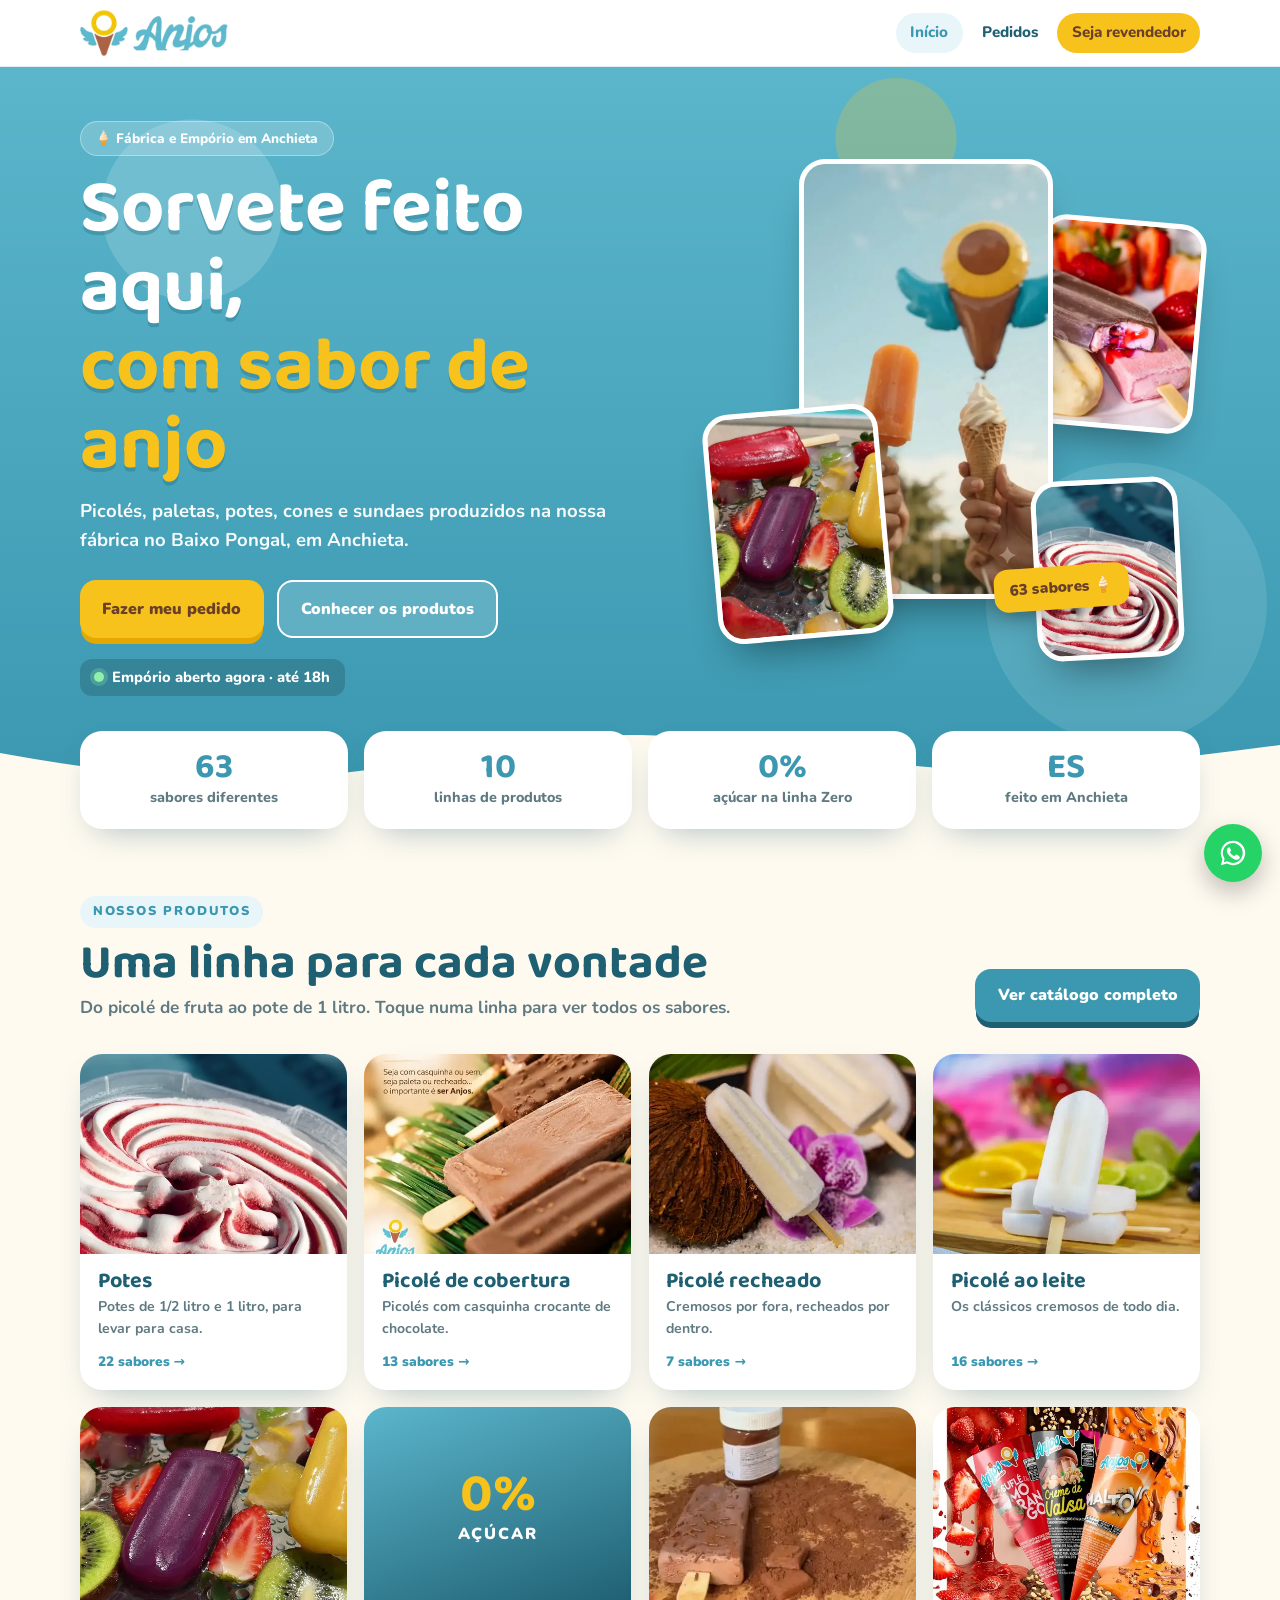
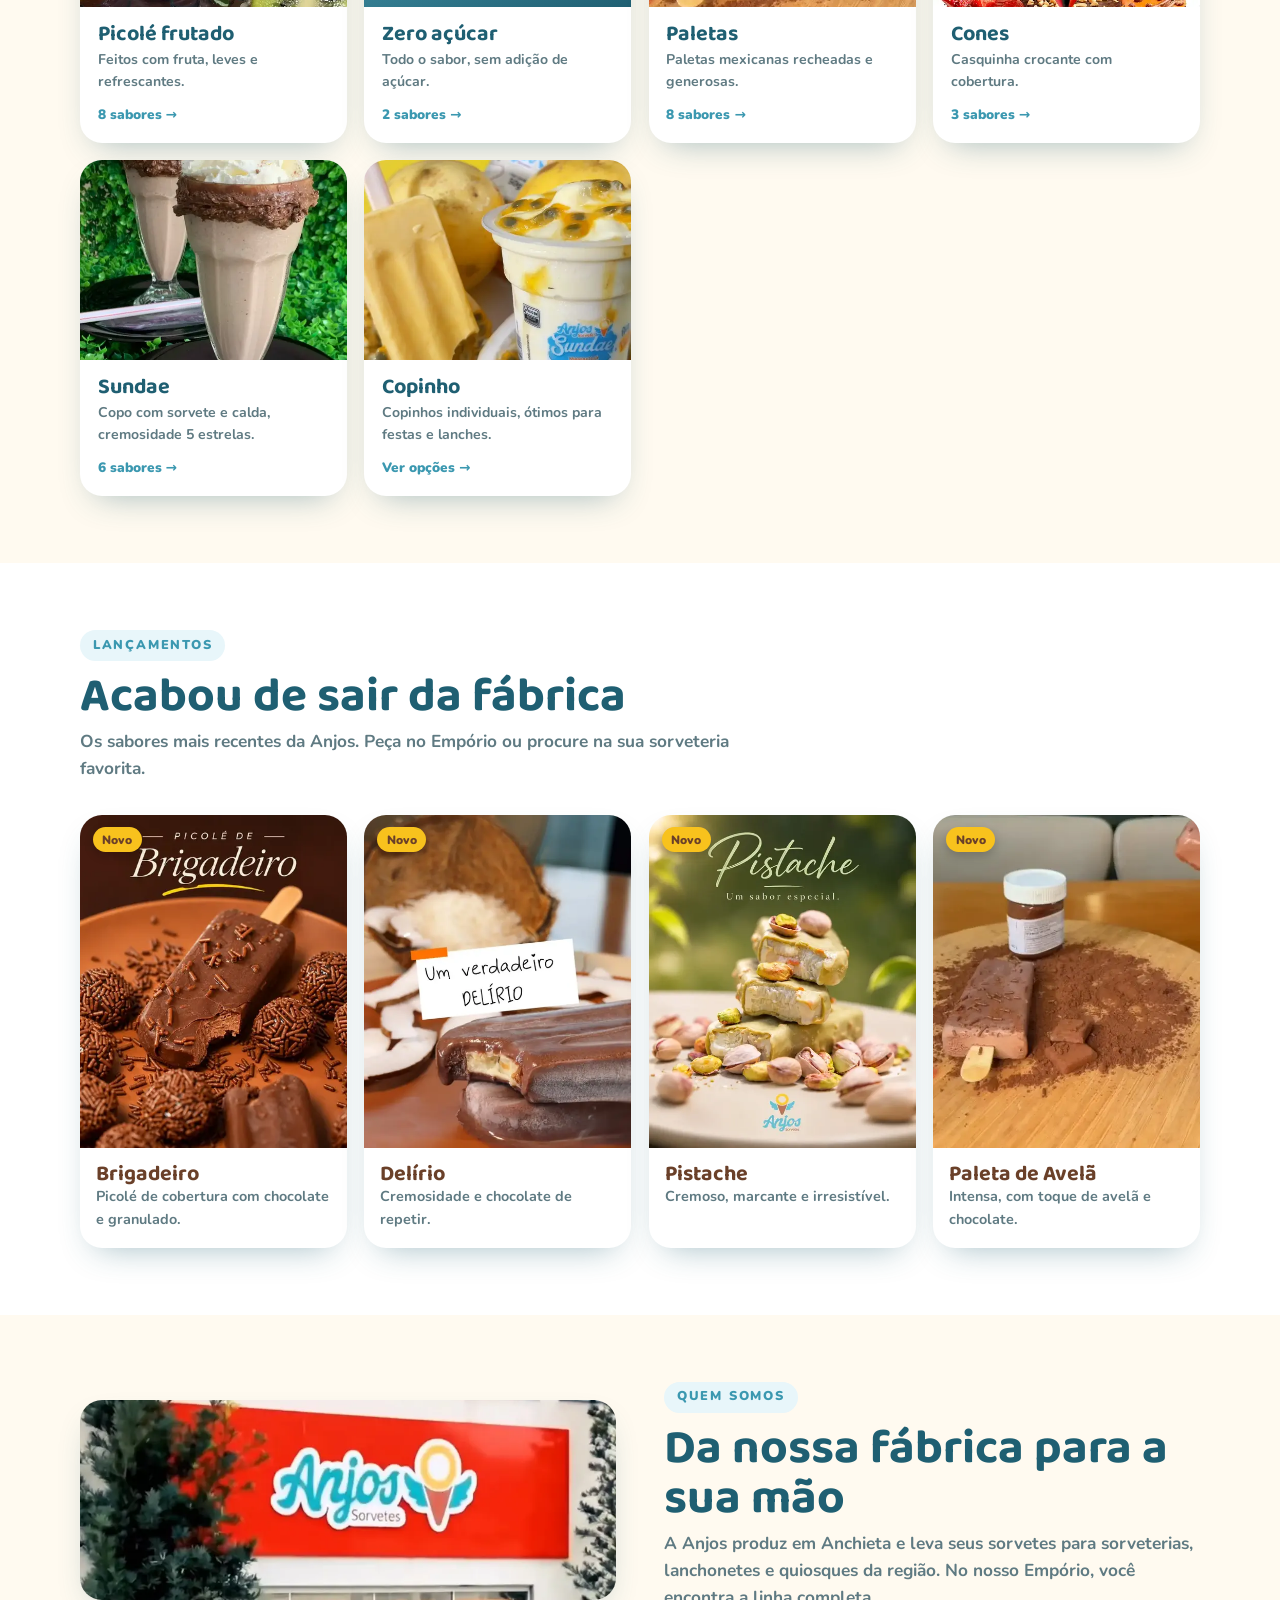
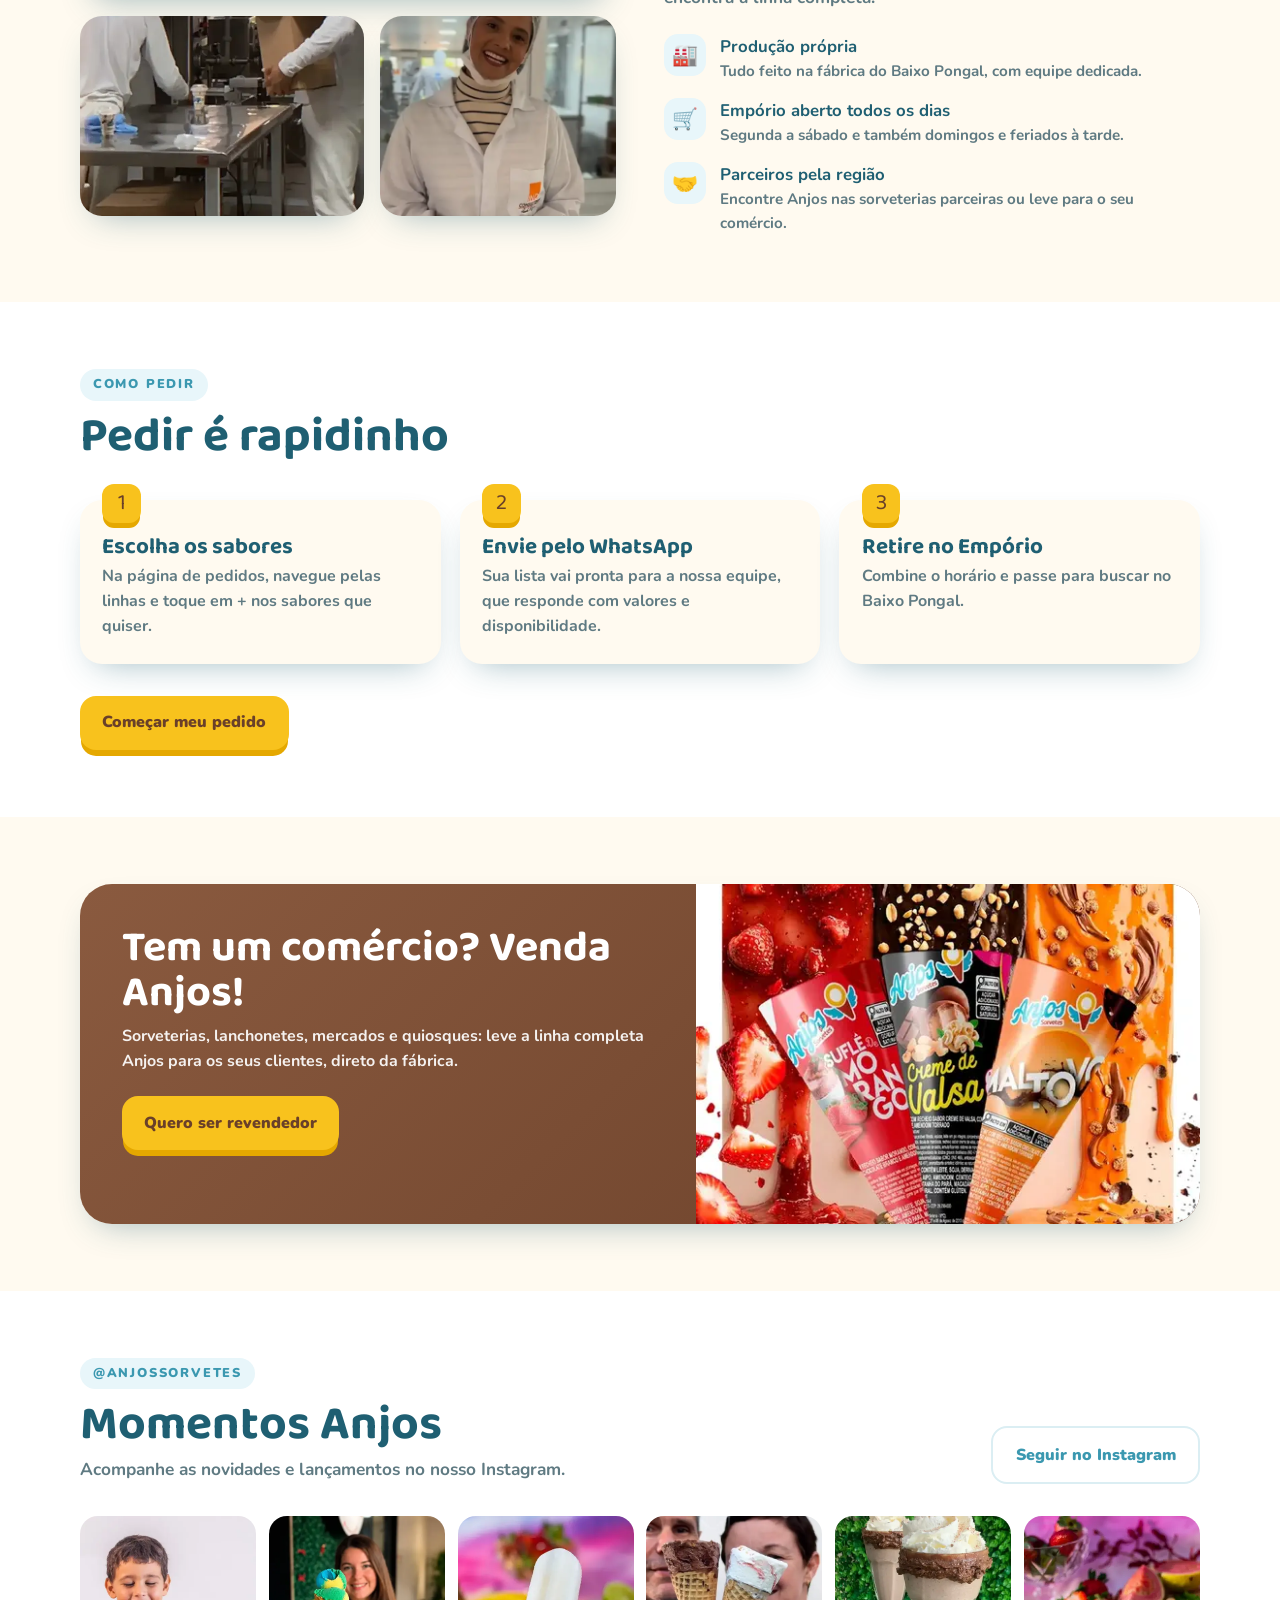
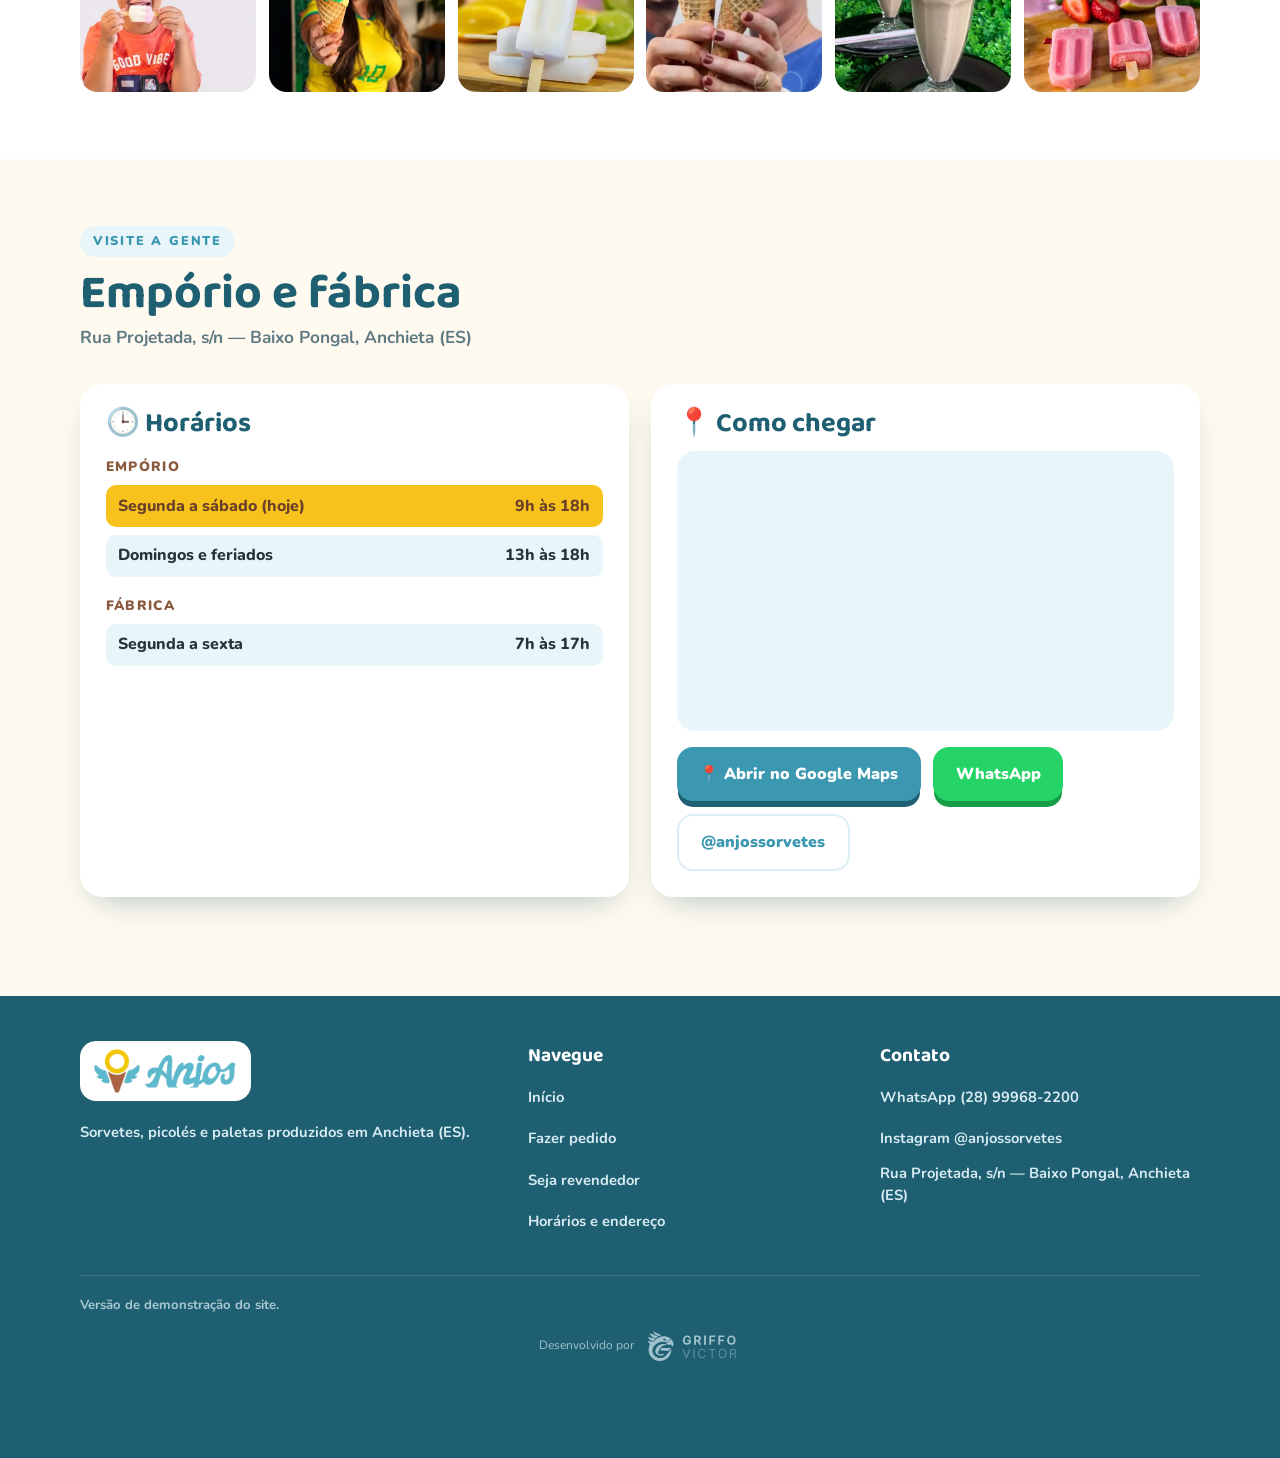
<file: index.html>
<!DOCTYPE html>
<html lang="pt-BR">
<head>
<meta charset="UTF-8">
<meta name="viewport" content="width=device-width, initial-scale=1">
<meta name="robots" content="noindex, nofollow">
<title>Anjos — Fábrica e Empório em Anchieta</title>
<meta name="description" content="Sorvetes, picolés, paletas e potes feitos em Anchieta (ES). Conheça nossos sabores, faça seu pedido ou seja um revendedor.">
<meta property="og:type" content="website">
<meta property="og:locale" content="pt_BR">
<meta property="og:site_name" content="Anjos">
<meta property="og:title" content="Anjos — Fábrica e Empório em Anchieta">
<meta property="og:description" content="Sorvetes, picolés, paletas e potes feitos em Anchieta (ES). Conheça os sabores, faça seu pedido ou seja um revendedor.">
<meta property="og:url" content="https://sitesvictor.github.io/anjos-sorvetes-v2/">
<meta property="og:image" content="https://sitesvictor.github.io/anjos-sorvetes-v2/img/og.jpg">
<meta property="og:image:width" content="1200">
<meta property="og:image:height" content="630">
<meta name="twitter:card" content="summary_large_image">
<meta name="theme-color" content="#3b98b0">
<link rel="icon" href="img/icone.png">
<link rel="preconnect" href="https://fonts.googleapis.com">
<link href="https://fonts.googleapis.com/css2?family=Baloo+2:wght@600;700;800&family=Nunito:wght@500;600;700;800;900&display=swap" rel="stylesheet">
<link rel="stylesheet" href="estilo.css">
<style>
  /* hero com fotos */
  .mosaico{position:relative;height:500px}
  .mosaico figure{position:absolute;border-radius:26px;overflow:hidden;box-shadow:0 24px 40px -18px rgba(0,0,0,.45);border:5px solid #fff;background:#fff}
  .mosaico img{width:100%;height:100%;object-fit:cover;display:block}
  .mosaico .m1{left:18%;top:0;width:52%;height:88%;z-index:2}
  .mosaico .m2{left:0;bottom:4%;width:36%;height:46%;transform:rotate(-5deg);z-index:3}
  .mosaico .m3{right:0;top:12%;width:34%;height:42%;transform:rotate(5deg);z-index:1}
  .mosaico .m4{right:4%;bottom:0;width:30%;height:36%;transform:rotate(-3deg);z-index:3}
  .mosaico .selo-flut{position:absolute;left:58%;bottom:10%;z-index:4;background:var(--amarelo);color:var(--marrom2);font-weight:900;padding:.6rem 1rem;border-radius:14px;box-shadow:0 10px 20px -8px rgba(0,0,0,.35);transform:rotate(-4deg);font-size:.95rem}
  @media (max-width:860px){ .mosaico{height:380px;max-width:460px;width:100%;margin:0 auto;order:-1} }

  /* linhas */
  .linhas{display:grid;grid-template-columns:repeat(auto-fill,minmax(210px,1fr));gap:1.1rem;margin-top:2rem}
  .linha{display:flex;flex-direction:column;text-decoration:none;background:#fff;border-radius:var(--raio);overflow:hidden;box-shadow:var(--sombra);transition:transform .2s}
  .linha:hover{transform:translateY(-4px)}
  .linha .ft{aspect-ratio:4/3;width:100%;object-fit:cover;display:block;transition:transform .5s}
  .linha:hover .ft{transform:scale(1.05)}
  .linha .ft-wrap{overflow:hidden}
  .linha .tx{padding:1rem 1.1rem 1.1rem;display:flex;flex-direction:column;flex:1}
  .linha h3{font-size:1.35rem;color:var(--azulEsc)}
  .linha p{font-weight:700;color:var(--suave);font-size:.88rem;margin:.2rem 0 .7rem}
  .linha span.v{font-weight:900;font-size:.85rem;color:var(--azul2);margin-top:auto}
  @media (max-width:600px){
    .linhas{grid-template-columns:1fr 1fr;gap:.7rem}
    .linha .tx{padding:.7rem .8rem .8rem}
    .linha h3{font-size:1.08rem}
    .linha p{display:none}
    .linha span.v{font-size:.78rem;margin-top:.3rem}
    .sem-foto.zero b{font-size:2.4rem}
  }

  /* lançamentos */
  .lanc{display:grid;grid-template-columns:repeat(4,1fr);gap:1.1rem;margin-top:2rem}
  .lanc figure{background:#fff;border-radius:var(--raio);overflow:hidden;box-shadow:var(--sombra);position:relative}
  .lanc img{width:100%;aspect-ratio:4/5;object-fit:cover;display:block}
  .lanc figcaption{padding:.9rem 1rem 1.1rem}
  .lanc h3{font-size:1.35rem;color:var(--marrom2)}
  .lanc p{font-weight:700;color:var(--suave);font-size:.9rem}
  .lanc figure::after{content:"Novo";position:absolute;top:.8rem;left:.8rem;background:var(--amarelo);color:var(--marrom2);font-weight:900;font-size:.75rem;padding:.2rem .6rem;border-radius:999px;box-shadow:0 4px 10px rgba(0,0,0,.2)}
  @media (max-width:860px){.lanc{grid-template-columns:repeat(2,1fr)}}

  /* sobre */
  .sobre{display:grid;grid-template-columns:1fr 1fr;gap:3rem;align-items:center}
  .fotos{display:grid;grid-template-columns:1.2fr 1fr;grid-template-rows:200px 200px;gap:1rem}
  .fotos img{width:100%;height:100%;object-fit:cover;border-radius:22px;box-shadow:var(--sombra);display:block}
  .fotos img:first-child{grid-column:1/-1}
  .pontos{list-style:none;display:grid;gap:.9rem;margin-top:1.4rem}
  .pontos li{display:flex;gap:.9rem;align-items:flex-start}
  .pontos li span{flex:none;width:2.6rem;height:2.6rem;border-radius:14px;background:var(--ceu);display:grid;place-items:center;font-size:1.3rem}
  .pontos b{display:block;color:var(--azulEsc);font-size:1.05rem}
  .pontos p{color:var(--suave);font-weight:700;font-size:.95rem}
  @media (max-width:860px){.sobre{grid-template-columns:1fr}.fotos{grid-template-rows:180px 160px}}

  /* galeria */
  .galeria{display:grid;grid-template-columns:repeat(6,1fr);gap:.8rem;margin-top:2rem}
  .galeria img{width:100%;aspect-ratio:1;object-fit:cover;border-radius:18px;display:block;transition:transform .3s}
  .galeria a:hover img{transform:scale(1.03)}
  @media (max-width:860px){.galeria{grid-template-columns:repeat(3,1fr)}}

  .passos{display:grid;grid-template-columns:repeat(3,1fr);gap:1.2rem;margin-top:2.4rem;counter-reset:p}
  .passos div{counter-increment:p;background:var(--creme);border-radius:var(--raio);padding:1.6rem 1.4rem;box-shadow:var(--sombra);position:relative}
  .passos div::before{content:counter(p);position:absolute;top:-16px;left:1.4rem;width:2.4rem;height:2.4rem;border-radius:12px;background:var(--amarelo);color:var(--marrom2);font-family:"Baloo 2";font-size:1.4rem;display:grid;place-items:center;box-shadow:0 6px 0 -1px var(--amarelo2)}
  .passos h3{font-size:1.4rem;color:var(--azulEsc);margin:.6rem 0 .3rem}
  .passos p{color:var(--suave);font-weight:700}
  @media (max-width:860px){.passos{grid-template-columns:1fr;gap:1.8rem}}

  .faixa{border-radius:32px;color:#fff;display:grid;grid-template-columns:1.1fr .9fr;overflow:hidden;box-shadow:var(--sombra);background:linear-gradient(135deg,var(--marrom) 0%,var(--marrom2) 100%)}
  .faixa .tx{padding:2.6rem}
  .faixa h2{font-size:clamp(1.9rem,4vw,2.7rem);margin-bottom:.5rem}
  .faixa p{font-weight:700;opacity:.92;margin-bottom:1.4rem}
  .faixa img{width:100%;height:100%;max-height:340px;object-fit:cover;object-position:center 35%;display:block;min-height:260px}
  @media (max-width:760px){.faixa{grid-template-columns:1fr}.faixa .tx{padding:2rem 1.4rem}}
</style>
</head>
<body>

<section class="hero">
  <div class="wrap">
    <div>
      <span class="selo">🍦 Fábrica e Empório em Anchieta</span>
      <h1>Sorvete feito aqui,<br><em>com sabor de anjo</em></h1>
      <p class="lead">Picolés, paletas, potes, cones e sundaes produzidos na nossa fábrica no Baixo Pongal, em Anchieta.</p>
      <div class="ctas">
        <a class="btn am" href="pedidos.html">Fazer meu pedido</a>
        <a class="btn cont" href="#produtos">Conhecer os produtos</a>
      </div>
      <div class="status" id="status"><i></i><span>…</span></div>
    </div>
    <div class="mosaico">
      <figure class="m1"><img src="img/md-hero-ceu.webp" alt="Picolé e casquinha Anjos"></figure>
      <figure class="m2"><img src="img/sm-frutados.webp" alt="Picolés frutados"></figure>
      <figure class="m3"><img src="img/sm-cobertura-morango.webp" alt="Picolés de cobertura"></figure>
      <figure class="m4"><img src="img/sm-potes.webp" alt="Pote de sorvete"></figure>
      <span class="selo-flut" id="seloSab">60+ sabores</span>
    </div>
  </div>
  <svg class="onda" viewBox="0 0 1440 60" preserveAspectRatio="none"><path fill="currentColor" d="M0 30c120 20 240 30 360 22S600 10 720 12s240 30 360 34 240-10 360-24v38H0z"/></svg>
</section>

<div class="wrap">
  <div class="numeros">
    <div><b id="nSab">60+</b><span>sabores diferentes</span></div>
    <div><b>10</b><span>linhas de produtos</span></div>
    <div><b>0%</b><span>açúcar na linha Zero</span></div>
    <div><b>ES</b><span>feito em Anchieta</span></div>
  </div>
</div>

<section class="bl" id="produtos">
  <div class="wrap">
    <div class="topo-sec">
      <div><span class="tag">Nossos produtos</span><h2 class="tt">Uma linha para cada vontade</h2>
      <p class="sub">Do picolé de fruta ao pote de 1 litro. Toque numa linha para ver todos os sabores.</p></div>
      <a class="btn az" href="pedidos.html">Ver catálogo completo</a>
    </div>
    <div class="linhas" id="linhas"></div>
  </div>
</section>

<section class="bl claro">
  <div class="wrap">
    <span class="tag">Lançamentos</span>
    <h2 class="tt">Acabou de sair da fábrica</h2>
    <p class="sub">Os sabores mais recentes da Anjos. Peça no Empório ou procure na sua sorveteria favorita.</p>
    <div class="lanc">
      <figure class="rv"><img src="img/sm-brigadeiro.webp" alt="Picolé de brigadeiro" loading="lazy"><figcaption><h3>Brigadeiro</h3><p>Picolé de cobertura com chocolate e granulado.</p></figcaption></figure>
      <figure class="rv"><img src="img/sm-delirio.webp" alt="Picolé Delírio" loading="lazy"><figcaption><h3>Delírio</h3><p>Cremosidade e chocolate de repetir.</p></figcaption></figure>
      <figure class="rv"><img src="img/sm-pistache.webp" alt="Picolé de pistache" loading="lazy"><figcaption><h3>Pistache</h3><p>Cremoso, marcante e irresistível.</p></figcaption></figure>
      <figure class="rv"><img src="img/sm-paleta-avela.webp" alt="Paleta de avelã" loading="lazy"><figcaption><h3>Paleta de Avelã</h3><p>Intensa, com toque de avelã e chocolate.</p></figcaption></figure>
    </div>
  </div>
</section>

<section class="bl">
  <div class="wrap sobre">
    <div class="fotos rv">
      <img src="img/md-fachada.webp" alt="Fachada da Anjos" loading="lazy">
      <img src="img/sm-fabrica.webp" alt="Produção na fábrica" loading="lazy">
      <img src="img/sm-equipe.webp" alt="Equipe Anjos" loading="lazy" style="object-position:center 20%">
    </div>
    <div>
      <span class="tag">Quem somos</span>
      <h2 class="tt">Da nossa fábrica para a sua mão</h2>
      <p class="sub">A Anjos produz em Anchieta e leva seus sorvetes para sorveterias, lanchonetes e quiosques da região. No nosso Empório, você encontra a linha completa.</p>
      <ul class="pontos">
        <li class="rv"><span>🏭</span><div><b>Produção própria</b><p>Tudo feito na fábrica do Baixo Pongal, com equipe dedicada.</p></div></li>
        <li class="rv"><span>🛒</span><div><b>Empório aberto todos os dias</b><p>Segunda a sábado e também domingos e feriados à tarde.</p></div></li>
        <li class="rv"><span>🤝</span><div><b>Parceiros pela região</b><p>Encontre Anjos nas sorveterias parceiras ou leve para o seu comércio.</p></div></li>
      </ul>
    </div>
  </div>
</section>

<section class="bl claro">
  <div class="wrap">
    <span class="tag">Como pedir</span>
    <h2 class="tt">Pedir é rapidinho</h2>
    <div class="passos">
      <div class="rv"><h3>Escolha os sabores</h3><p>Na página de pedidos, navegue pelas linhas e toque em <b>+</b> nos sabores que quiser.</p></div>
      <div class="rv"><h3>Envie pelo WhatsApp</h3><p>Sua lista vai pronta para a nossa equipe, que responde com valores e disponibilidade.</p></div>
      <div class="rv"><h3>Retire no Empório</h3><p>Combine o horário e passe para buscar no Baixo Pongal.</p></div>
    </div>
    <div class="ctas" style="margin-top:2rem"><a class="btn am" href="pedidos.html">Começar meu pedido</a></div>
  </div>
</section>

<section class="bl">
  <div class="wrap">
    <div class="faixa rv">
      <div class="tx"><h2>Tem um comércio? Venda Anjos!</h2>
      <p>Sorveterias, lanchonetes, mercados e quiosques: leve a linha completa Anjos para os seus clientes, direto da fábrica.</p>
      <a class="btn am" href="revenda.html">Quero ser revendedor</a></div>
      <img src="img/sm-cones.webp" alt="Cones Anjos" loading="lazy">
    </div>
  </div>
</section>

<section class="bl claro">
  <div class="wrap">
    <div class="topo-sec">
      <div><span class="tag">@anjossorvetes</span><h2 class="tt">Momentos Anjos</h2>
      <p class="sub">Acompanhe as novidades e lançamentos no nosso Instagram.</p></div>
      <a class="btn br" href="https://www.instagram.com/anjossorvetes/" target="_blank" rel="noopener">Seguir no Instagram</a>
    </div>
    <div class="galeria">
      <a href="https://www.instagram.com/anjossorvetes/" target="_blank" rel="noopener"><img src="img/sm-menino.webp" alt="" loading="lazy"></a>
      <a href="https://www.instagram.com/anjossorvetes/" target="_blank" rel="noopener"><img src="img/sm-cliente-cone.webp" alt="" loading="lazy"></a>
      <a href="https://www.instagram.com/anjossorvetes/" target="_blank" rel="noopener"><img src="img/sm-leite.webp" alt="" loading="lazy"></a>
      <a href="https://www.instagram.com/anjossorvetes/" target="_blank" rel="noopener"><img src="img/sm-clientes-cones.webp" alt="" loading="lazy"></a>
      <a href="https://www.instagram.com/anjossorvetes/" target="_blank" rel="noopener"><img src="img/sm-sundae.webp" alt="" loading="lazy"></a>
      <a href="https://www.instagram.com/anjossorvetes/" target="_blank" rel="noopener"><img src="img/sm-frutados-morango.webp" alt="" loading="lazy"></a>
    </div>
  </div>
</section>

<section class="bl" id="visite">
  <div class="wrap">
    <span class="tag">Visite a gente</span>
    <h2 class="tt">Empório e fábrica</h2>
    <p class="sub">Rua Projetada, s/n — Baixo Pongal, Anchieta (ES)</p>
    <div class="info">
      <div class="card">
        <h3>🕒 Horários</h3>
        <div class="sub-h">Empório</div>
        <ul class="hor" id="horEmporio"></ul>
        <div class="sub-h">Fábrica</div>
        <ul class="hor"><li><span>Segunda a sexta</span><span>7h às 17h</span></li></ul>
      </div>
      <div class="card">
        <h3>📍 Como chegar</h3>
        <div class="mapa"><iframe loading="lazy" title="Mapa" src="https://maps.google.com/maps?q=Anjos%20Sorvetes%2C%20Baixo%20Pongal%2C%20Anchieta%20-%20ES&z=15&output=embed"></iframe></div>
        <div class="ctas" style="margin-top:1rem">
          <a class="btn az" href="https://www.google.com/maps/dir/?api=1&destination=Anjos%20Sorvetes%2C%20Baixo%20Pongal%2C%20Anchieta%20-%20ES" target="_blank" rel="noopener">📍 Abrir no Google Maps</a>
          <a class="btn zap" id="zapContato" target="_blank" rel="noopener">WhatsApp</a>
          <a class="btn br" href="https://www.instagram.com/anjossorvetes/" target="_blank" rel="noopener">@anjossorvetes</a>
        </div>
      </div>
    </div>
  </div>
</section>

<script src="comum.js"></script>
<script>
  $("#linhas").innerHTML = CATS.map(c => `<a class="linha rv" href="pedidos.html?cat=${c.id}">
    <div class="ft-wrap">${fotoCat(c, "ft")}</div>
    <div class="tx"><h3>${c.nome}</h3><p>${c.desc}</p>
    <span class="v">${c.id === "copinho" ? "Ver opções" : c.s.length + " sabores"} →</span></div></a>`).join("");
  montarLayout("inicio");
  $("#nSab").textContent = SABORES_UNICOS; $("#seloSab").textContent = SABORES_UNICOS + " sabores 🍦";
  $("#zapContato").href = zap("Olá, Anjos! 🍦 Vim pelo site.");
  desenharStatus("#status"); desenharHorarios("#horEmporio");
  setInterval(() => desenharStatus("#status"), 60000);
</script>
</body>
</html>
</file>
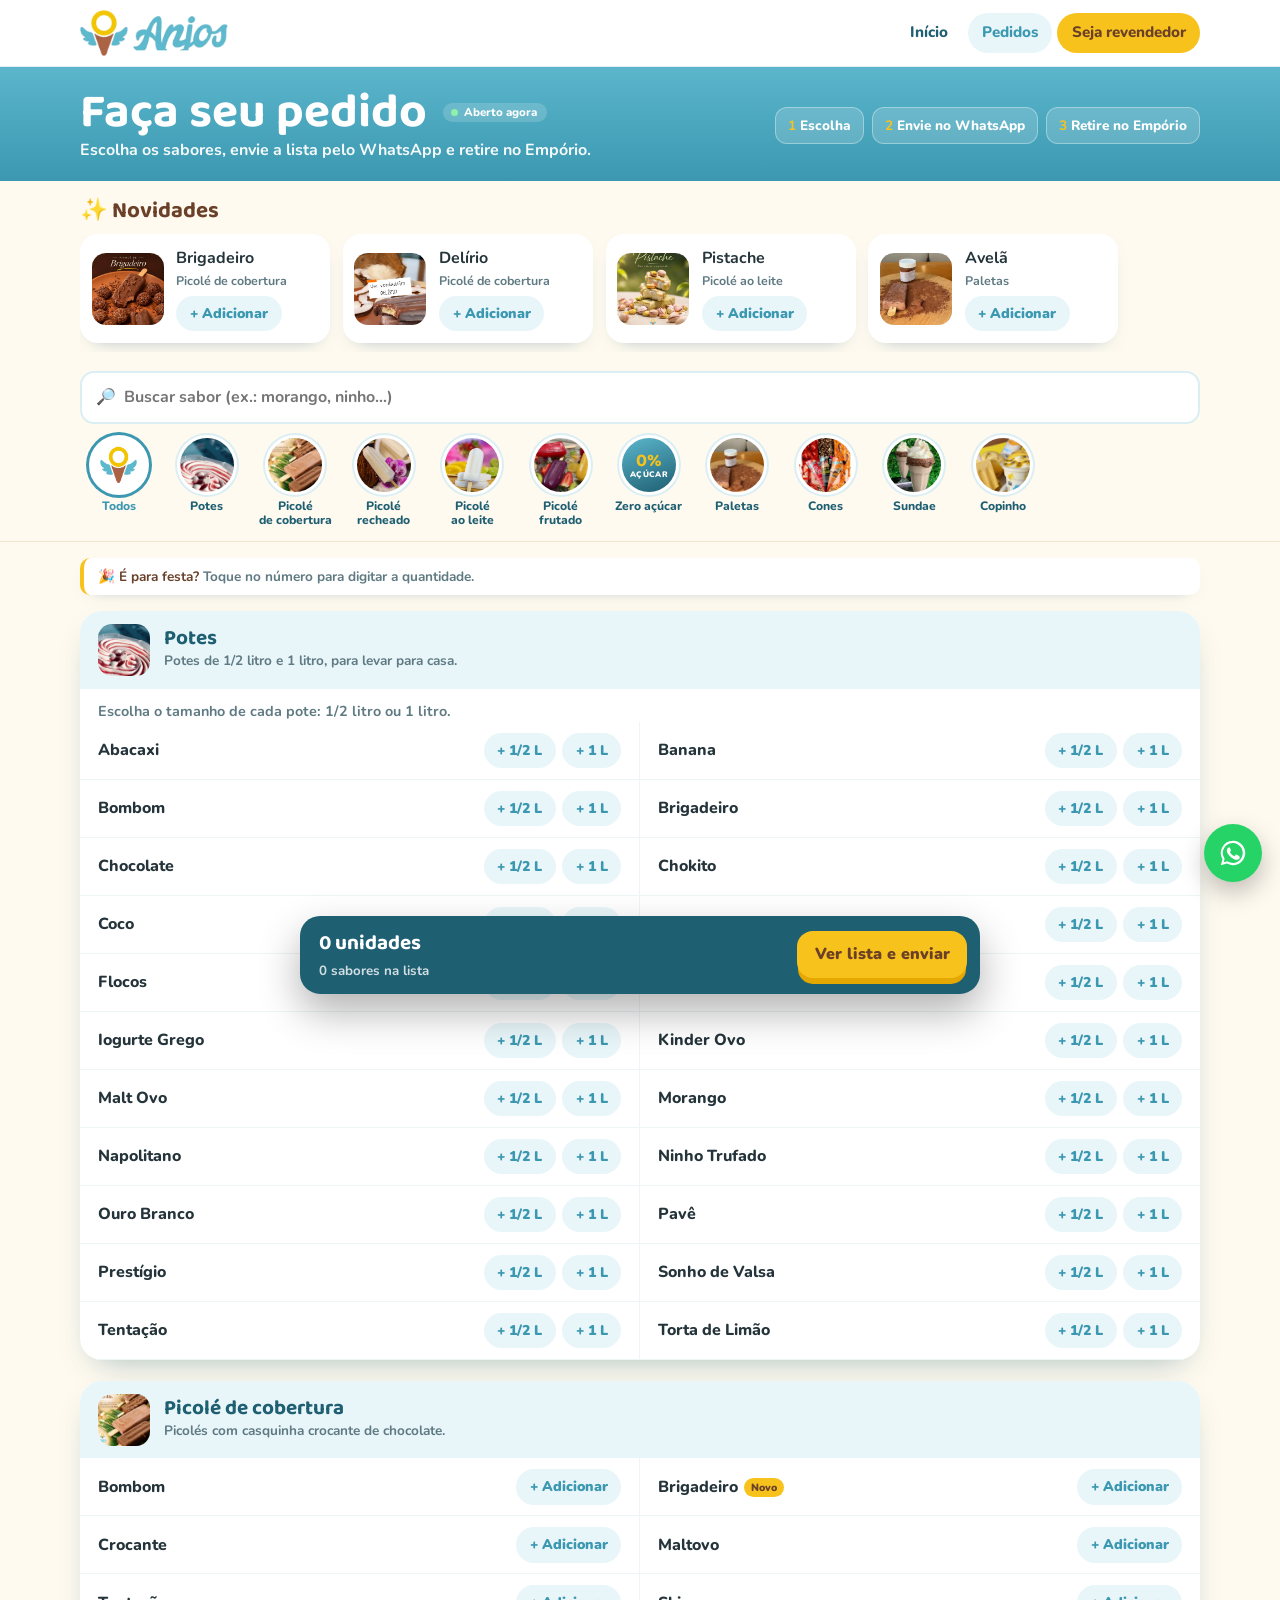
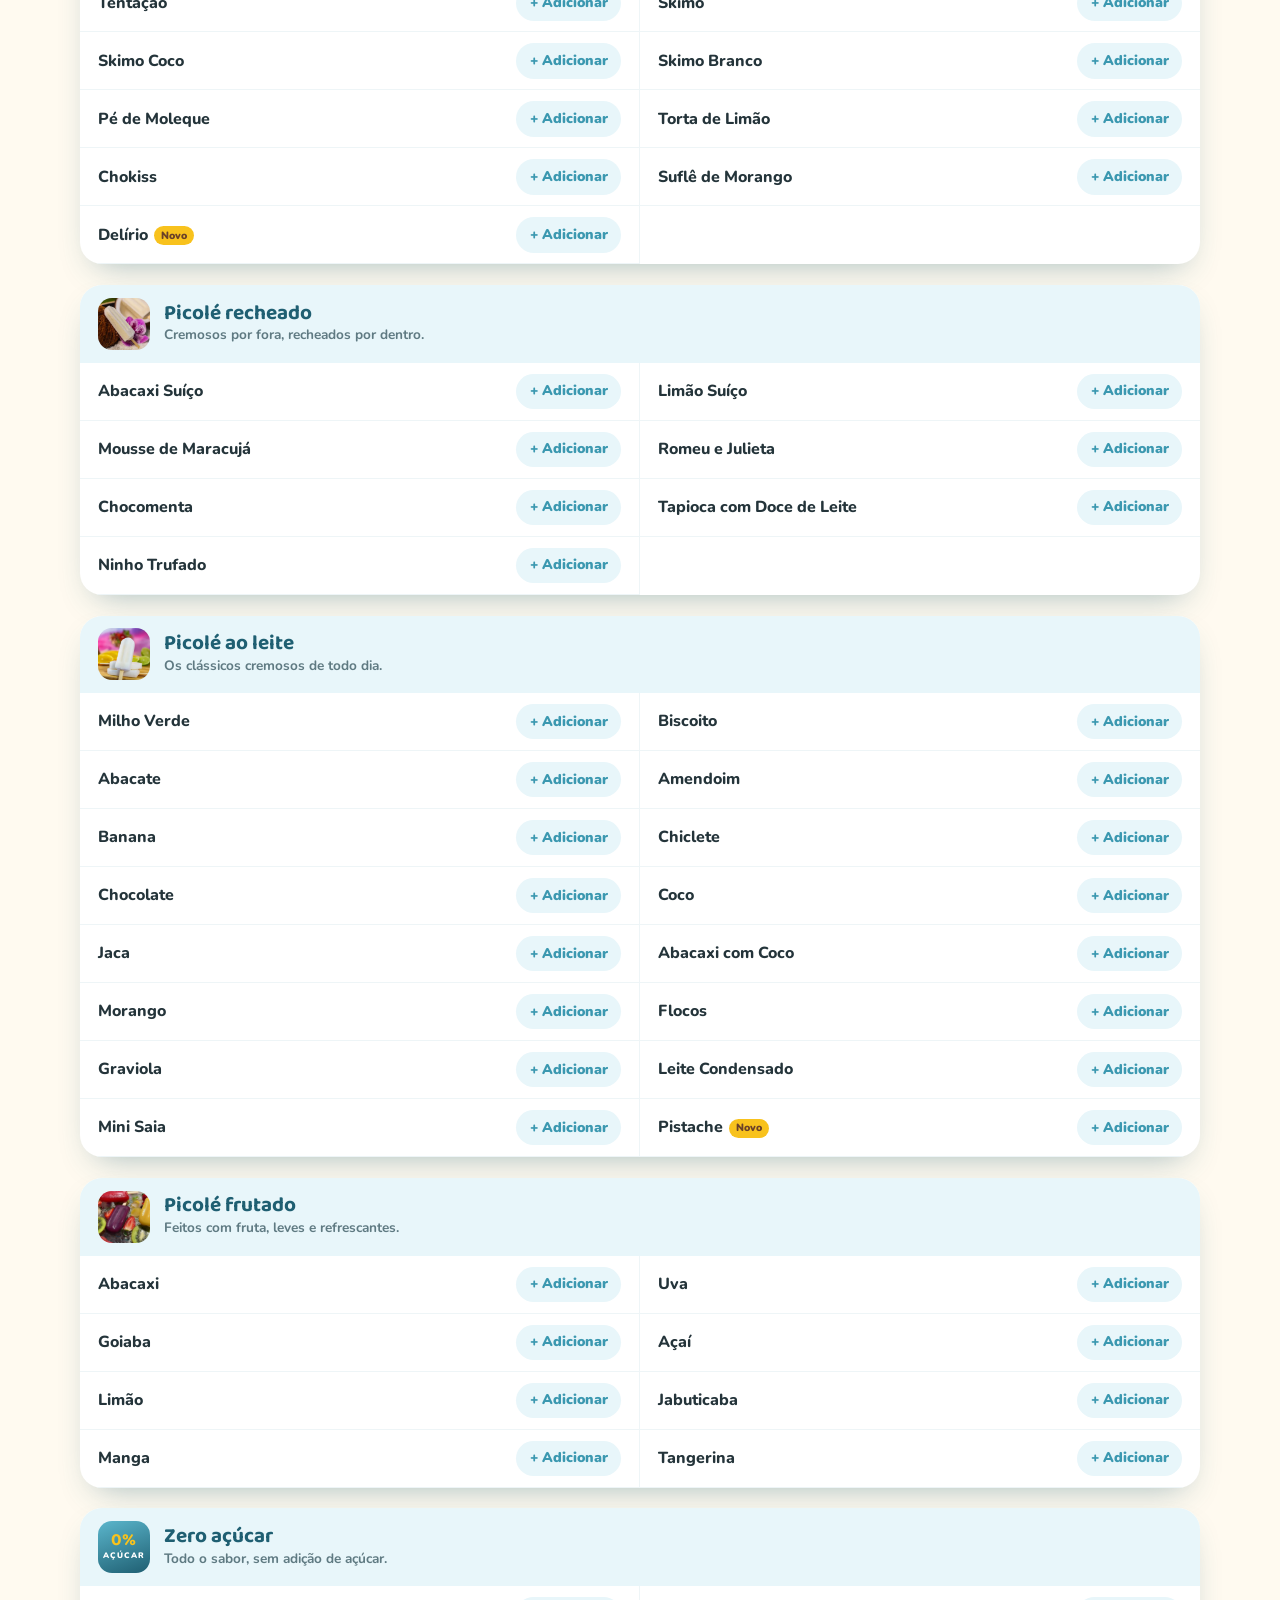
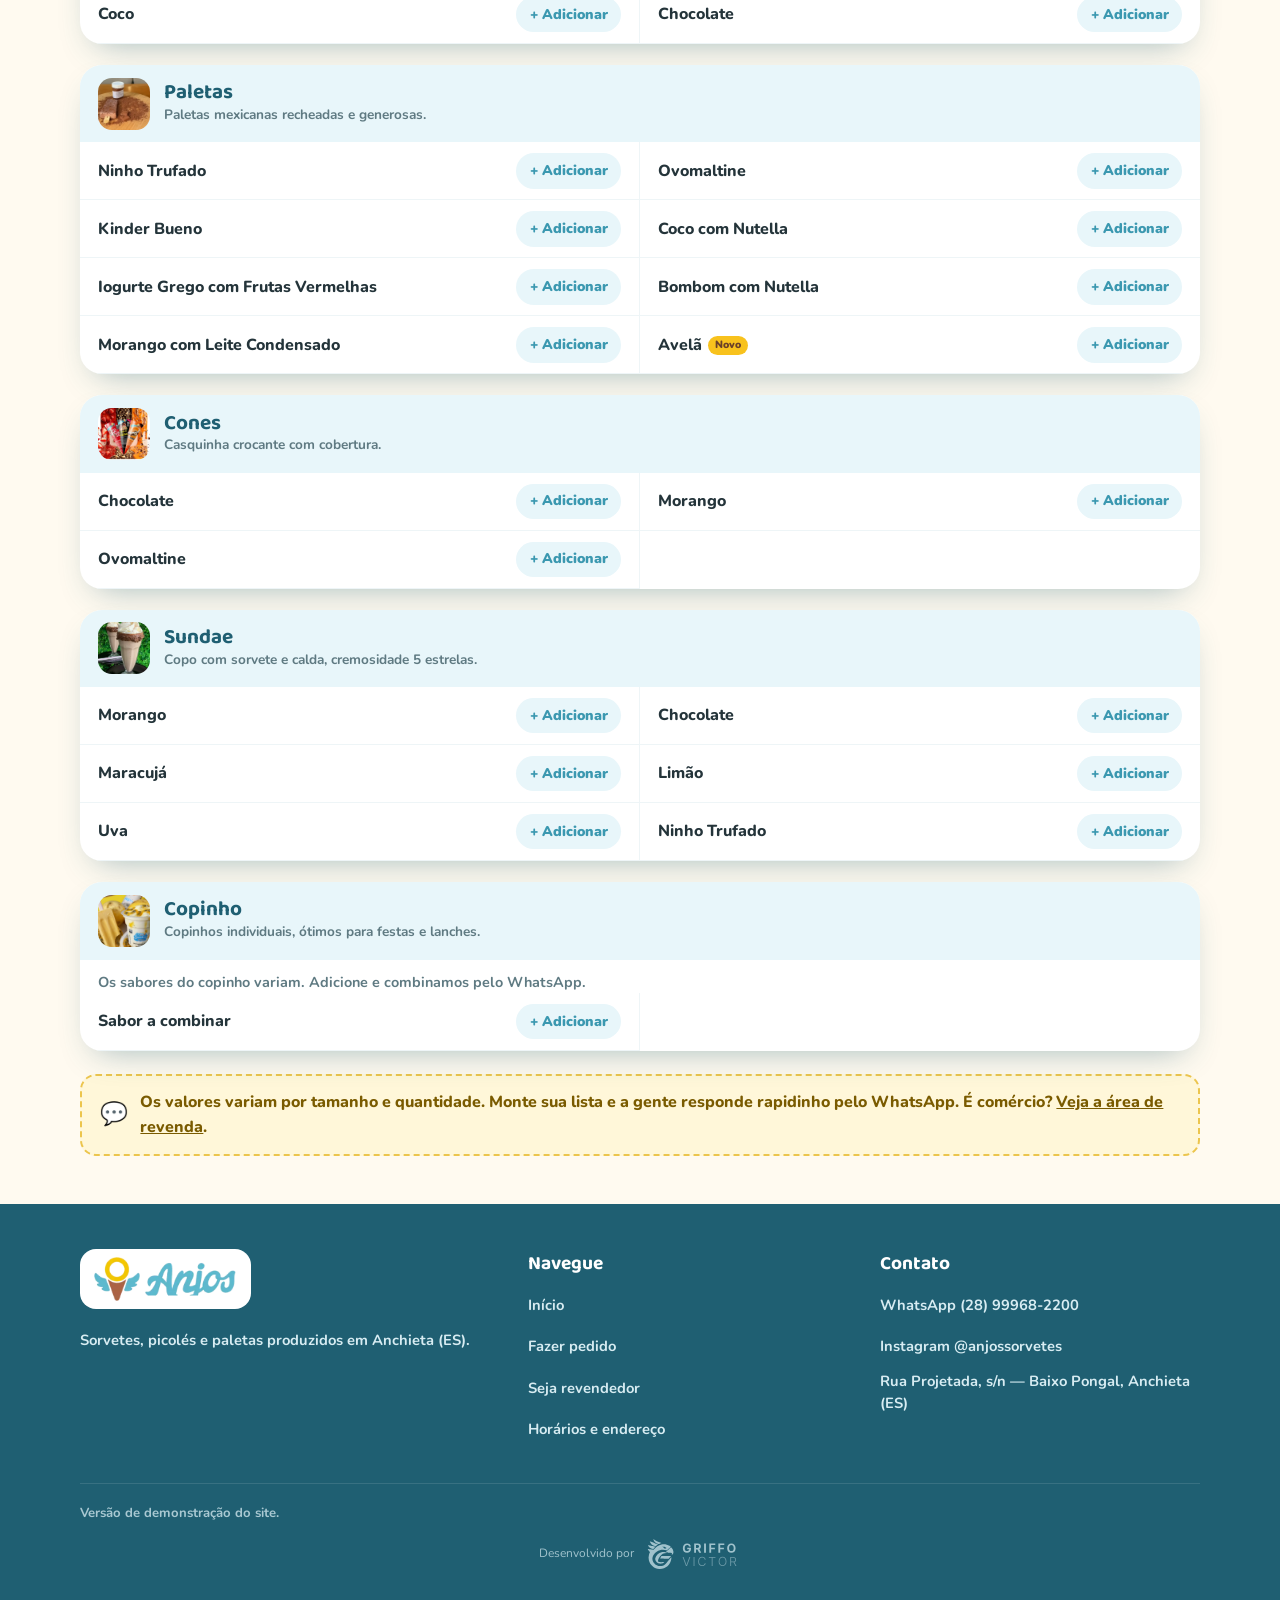
<file: pedidos.html>
<!DOCTYPE html>
<html lang="pt-BR">
<head>
<meta charset="UTF-8">
<meta name="viewport" content="width=device-width, initial-scale=1">
<meta name="robots" content="noindex, nofollow">
<title>Pedidos — Anjos</title>
<meta name="description" content="Escolha seus sabores Anjos e envie a lista pelo WhatsApp. Picolés, paletas, potes, cones e sundaes.">
<meta property="og:type" content="website">
<meta property="og:locale" content="pt_BR">
<meta property="og:site_name" content="Anjos">
<meta property="og:title" content="Pedidos — Anjos">
<meta property="og:description" content="Escolha seus sabores Anjos e envie a lista pelo WhatsApp. Picolés, paletas, potes, cones e sundaes.">
<meta property="og:url" content="https://sitesvictor.github.io/anjos-sorvetes-v2/pedidos.html">
<meta property="og:image" content="https://sitesvictor.github.io/anjos-sorvetes-v2/img/og.jpg">
<meta property="og:image:width" content="1200">
<meta property="og:image:height" content="630">
<meta name="twitter:card" content="summary_large_image">
<meta name="theme-color" content="#3b98b0">
<link rel="icon" href="img/icone.png">
<link rel="preconnect" href="https://fonts.googleapis.com">
<link href="https://fonts.googleapis.com/css2?family=Baloo+2:wght@600;700;800&family=Nunito:wght@500;600;700;800;900&display=swap" rel="stylesheet">
<link rel="stylesheet" href="estilo.css">
<style>
  html{scroll-padding-top:200px}
  /* topo enxuto */
  .topo-ped{background:linear-gradient(180deg,var(--azul) 0%,var(--azul2) 100%);color:#fff;padding:1.8rem 0 1.4rem}
  .topo-ped .wrap{display:grid;grid-template-columns:1fr auto;gap:1rem 2rem;align-items:center}
  .topo-ped h1{font-size:clamp(2rem,4.6vw,3rem)}
  .topo-ped p{font-weight:700;opacity:.95;max-width:34rem}
  .topo-ped{padding:1.3rem 0 1.1rem}
  .mini-status{display:inline-flex;align-items:center;gap:.35rem;vertical-align:middle;font-family:Nunito;font-size:.72rem;font-weight:800;background:rgba(255,255,255,.16);border-radius:999px;padding:.2rem .6rem .2rem .5rem;margin-left:.4rem;position:relative;top:-.2em;white-space:nowrap}
  .mini-status i{width:7px;height:7px;border-radius:50%;background:#8ef0a9;flex:none}
  .mini-status.fech i{background:#ffb3b3}
  .passinhos{display:flex;gap:.5rem;flex-wrap:wrap}
  .passinhos span{background:rgba(255,255,255,.16);border:1px solid rgba(255,255,255,.35);border-radius:12px;padding:.45rem .75rem;font-weight:800;font-size:.85rem}
  .passinhos b{color:var(--amarelo)}
  @media (max-width:760px){.topo-ped .wrap{grid-template-columns:1fr}.passinhos{display:none}}

  /* novidades */
  .novs{padding:1.2rem 0 .4rem}
  .novs h2{font-size:1.4rem;color:var(--marrom2);margin-bottom:.7rem;display:flex;align-items:center;gap:.5rem}
  .novs-l{display:flex;gap:.8rem;overflow-x:auto;padding-bottom:.6rem;scroll-snap-type:x mandatory;scrollbar-width:thin}
  .nov{flex:none;width:250px;display:flex;gap:.8rem;align-items:center;background:#fff;border-radius:18px;padding:.6rem;box-shadow:0 8px 20px -14px rgba(31,95,114,.6);scroll-snap-align:start;border:2px solid transparent}
  .nov.sel{border-color:var(--amarelo)}
  .nov img{width:72px;height:72px;border-radius:14px;object-fit:cover;flex:none}
  .nov b{display:block;font-size:1rem}
  .nov small{display:block;color:var(--suave);font-weight:700;font-size:.78rem;margin-bottom:.35rem}

  /* filtros fixos */
  .filtros{position:sticky;top:66px;z-index:20;background:rgba(255,250,240,.96);backdrop-filter:blur(8px);padding:.8rem 0 .3rem;border-bottom:1px solid #f0e6cf}
  .busca{display:flex;align-items:center;gap:.5rem;background:#fff;border:2px solid #dbeef3;border-radius:14px;padding:.1rem .9rem}
  .busca input{border:0;outline:0;font:inherit;font-weight:700;padding:.65rem 0;width:100%;background:transparent}
  .busca:focus-within{border-color:var(--azul)}
  .abas{display:flex;gap:.9rem;overflow-x:auto;padding:.7rem .1rem .5rem;scrollbar-width:none}
  .abas::-webkit-scrollbar{display:none}
  .aba{flex:none;display:flex;flex-direction:column;align-items:center;gap:.3rem;width:74px;font-weight:800;font-size:.76rem;color:var(--azulEsc);text-align:center;line-height:1.15}
  .aba .ci{width:60px;height:60px;border-radius:50%;overflow:hidden;border:3px solid #fff;box-shadow:0 0 0 2px #dbeef3;display:grid;place-items:center;background:#fff;transition:box-shadow .15s,transform .15s}
  .aba .ci img{width:100%;height:100%;object-fit:cover}
  .aba .ci.todos img{width:70%;height:70%;object-fit:contain}
  .aba .ci .sem-foto{width:100%;height:100%}
  .aba .ci .sem-foto.zero b{font-size:1.15rem}
  .aba .ci .sem-foto.zero span{font-size:.5rem;letter-spacing:.05em}
  .aba:hover .ci{transform:translateY(-2px)}
  .aba.on .ci{box-shadow:0 0 0 3px var(--azul2)}
  .aba.on{color:var(--azul2)}
  @media (max-width:600px){.filtros{top:60px}.aba{width:64px}.aba .ci{width:52px;height:52px}}

  /* lista de sabores */
  .grade{display:grid;gap:1.3rem;padding-top:1.2rem}
  .grupo{background:#fff;border-radius:var(--raio);box-shadow:var(--sombra);overflow:hidden}
  .grupo-top{display:flex;align-items:center;gap:.9rem;padding:.8rem 1.1rem;background:var(--ceu)}
  .grupo-top img,.grupo-top .sem-foto{width:52px;height:52px;border-radius:14px;object-fit:cover;flex:none}
  .grupo-top .sem-foto.zero b{font-size:1.1rem}.grupo-top .sem-foto.zero span{font-size:.5rem}
  .grupo-top h3{font-size:1.3rem;color:var(--azulEsc)}
  .grupo-top p{font-weight:700;color:var(--suave);font-size:.85rem}
  .itens-l{list-style:none;display:grid;grid-template-columns:1fr 1fr}
  .festa{margin-top:1rem;background:#fff;border-left:4px solid var(--amarelo);border-radius:10px;padding:.5rem .85rem;font-weight:700;color:var(--suave);font-size:.85rem;box-shadow:0 6px 16px -12px rgba(31,95,114,.5)}
  .festa b{color:var(--marrom2)}
  .grade{padding-top:1rem!important}
  .itens-l li{display:flex;flex-wrap:wrap;align-items:center;justify-content:space-between;gap:.5rem .8rem;padding:.65rem 1.1rem;border-bottom:1px solid #eef5f7;min-height:58px}
  .itens-l li:nth-child(odd){border-right:1px solid #eef5f7}
  .itens-l li.sel{background:#fffbea}
  .nm{font-weight:800;font-size:1rem}
  .novo{display:inline-block;margin-left:.4rem;background:var(--amarelo);color:var(--marrom2);font-weight:900;font-size:.66rem;padding:.1rem .45rem;border-radius:999px;vertical-align:middle}
  .acoes{display:flex;gap:.4rem;flex-wrap:wrap;justify-content:flex-end}
  .qtd{display:inline-flex;align-items:center;gap:.35rem;flex:none}
  .qtd button{width:32px;height:32px;border-radius:50%;font-weight:900;font-size:1.1rem;display:grid;place-items:center}
  .qtd .m{background:var(--ceu);color:var(--azul2)}
  .qtd .p{background:var(--azul2);color:#fff}
  .qtd .num{width:3.2rem;height:32px;border:2px solid #dbeef3;border-radius:10px;text-align:center;font:inherit;font-weight:900;font-size:.95rem;color:var(--texto);background:#fff;-moz-appearance:textfield}
  .qtd .num::-webkit-outer-spin-button,.qtd .num::-webkit-inner-spin-button{-webkit-appearance:none;margin:0}
  .qtd .num:focus{outline:0;border-color:var(--azul2)}
  .qtd .mais10{width:auto;min-width:44px;height:32px;padding:0 .7rem;border-radius:999px;background:#fff1c7;color:var(--marrom2);font-weight:900;font-size:.82rem;box-shadow:inset 0 0 0 1.5px #f3d97a}
  .acoes .qtd{width:100%;justify-content:flex-start}
  .itens-d .qtd .num{background:#fff}
  .qtd em{font-style:normal;font-weight:900;font-size:.78rem;color:var(--marrom2);background:#fff1c7;border-radius:8px;padding:.1rem .4rem}
  .add{flex:none;padding:.42rem .85rem;border-radius:999px;background:var(--ceu);color:var(--azul2);font-weight:900;font-size:.88rem;white-space:nowrap}
  .add:hover{background:var(--azul2);color:#fff}
  .grupo .nota{padding:.7rem 1.1rem 0;font-weight:700;color:var(--suave);font-size:.9rem}
  .vazio{text-align:center;padding:2.5rem 1rem;color:var(--suave);font-weight:800;background:#fff;border-radius:var(--raio)}
  @media (max-width:760px){
    .filtros{top:60px;padding:.5rem 0 .2rem}
    .busca{border-radius:12px}.busca input{padding:.45rem 0;font-size:.95rem}
    .abas{gap:.6rem;padding:.45rem .1rem .3rem}
    .aba{width:auto;flex-direction:row;gap:.4rem;font-size:.78rem;background:#fff;border-radius:999px;padding:.2rem .7rem .2rem .2rem;box-shadow:0 0 0 2px #dbeef3;white-space:nowrap}
    .aba .ci{width:30px;height:30px;border-width:0;box-shadow:none}
    .aba span{white-space:nowrap;text-align:left}.aba.on{box-shadow:0 0 0 2px var(--azul2);background:#eaf7fb}.aba.on .ci{box-shadow:none}.aba:hover .ci{transform:none}
    .itens-l{grid-template-columns:1fr}.itens-l li:nth-child(odd){border-right:0}
    .itens-l li.pote{flex-direction:column;align-items:stretch;gap:.5rem}
    .itens-l li.pote .acoes{justify-content:flex-start}
  }
  .aviso-precos{margin:1.4rem 0 3rem;display:flex;gap:.8rem;align-items:center;background:#fff7d9;border:2px dashed #ecc54d;border-radius:16px;padding:.9rem 1.1rem;font-weight:800;color:#7a5b00}

  /* barra da lista */
  .lista{position:fixed;left:50%;bottom:16px;transform:translate(-50%,140%);z-index:40;width:min(680px,calc(100% - 24px));background:var(--azulEsc);color:#fff;border-radius:20px;box-shadow:0 18px 40px rgba(0,0,0,.3);display:flex;align-items:center;gap:1rem;padding:.8rem .8rem .8rem 1.2rem;transition:transform .3s}
  .lista.on{transform:translate(-50%,0)}
  .lista b{font-family:"Baloo 2";font-size:1.3rem}
  .lista small{display:block;opacity:.8;font-weight:700}
  .lista .btn{margin-left:auto;padding:.7rem 1.1rem}

  /* janela da lista */
  dialog{border:0;border-radius:24px;padding:0;width:min(580px,calc(100% - 20px));max-height:calc(100dvh - 24px);box-shadow:0 30px 70px rgba(0,0,0,.35);margin:auto}
  dialog::backdrop{background:rgba(14,46,56,.6)}
  .dlg{padding:1.4rem;overflow:auto;max-height:calc(100dvh - 24px)}
  .dlg-top{display:flex;justify-content:space-between;align-items:center;gap:1rem}
  .dlg-top h3{font-size:1.8rem;color:var(--azulEsc)}
  .dlg-top button{font-size:1.5rem;color:var(--suave);width:40px;height:40px}
  .itens-d{list-style:none;margin:.8rem 0;display:grid;gap:.45rem}
  .itens-d li{display:flex;justify-content:space-between;align-items:center;gap:.6rem;background:var(--ceu);border-radius:12px;padding:.5rem .6rem .5rem .9rem;font-weight:800}
  .itens-d li small{display:block;color:var(--suave);font-weight:700;font-size:.76rem}
  .itens-d .qtd .m,.itens-d .qtd .p{width:30px;height:30px}
  .itens-d .qtd .m{background:#fff}
  .limpar{font-weight:900;color:#c0392b;font-size:.88rem;padding:.3rem 0}
  .sec-t{font-weight:900;color:var(--azulEsc);font-size:.9rem;margin:1rem 0 .45rem}
  .modo{display:grid;grid-template-columns:1fr 1fr;gap:.5rem}
  .modo label{border:2px solid #dbeef3;border-radius:14px;padding:.65rem;text-align:center;font-weight:900;cursor:pointer;color:var(--azulEsc)}
  .modo input{position:absolute;opacity:0;pointer-events:none}
  .modo label:has(input:checked){border-color:var(--azul2);background:var(--ceu);color:var(--azul2)}
  .dias{display:flex;gap:.45rem;overflow-x:auto;padding-bottom:.3rem}
  .dias button{flex:none;border:2px solid #dbeef3;border-radius:12px;padding:.45rem .7rem;font-weight:800;color:var(--azulEsc);background:#fff;text-align:center;line-height:1.15}
  .dias button small{display:block;font-size:.72rem;color:var(--suave);font-weight:700}
  .dias button.on{border-color:var(--azul2);background:var(--ceu);color:var(--azul2)}
  .dias button:disabled{opacity:.4;cursor:not-allowed}
  .previa{background:#e9fbe9;border:1px solid #bfe9c4;border-radius:14px;padding:.8rem .9rem;font-size:.86rem;font-weight:600;white-space:pre-wrap;color:#1d3b22;max-height:180px;overflow:auto;font-family:inherit}
  details.prev summary{cursor:pointer;font-weight:900;color:var(--azul2);font-size:.9rem;margin:1rem 0 .5rem}
  .dlg .btn{width:100%;margin-top:.8rem}
</style>
</head>
<body>

<section class="topo-ped">
  <div class="wrap">
    <div>
      <h1>Faça seu pedido <span class="mini-status" id="status"><i></i><span>…</span></span></h1>
      <p>Escolha os sabores, envie a lista pelo WhatsApp e retire no Empório.</p>
    </div>
    <div class="passinhos"><span><b>1</b> Escolha</span><span><b>2</b> Envie no WhatsApp</span><span><b>3</b> Retire no Empório</span></div>
  </div>
</section>

<section class="novs">
  <div class="wrap">
    <h2>✨ Novidades</h2>
    <div class="novs-l" id="novs"></div>
  </div>
</section>

<div class="filtros">
  <div class="wrap">
    <label class="busca"><span>🔎</span><input id="busca" type="search" placeholder="Buscar sabor (ex.: morango, ninho…)" aria-label="Buscar sabor"></label>
    <nav class="abas" id="abas" aria-label="Linhas de produtos"></nav>
  </div>
</div>

<main class="wrap">
  <div class="festa">🎉 <b>É para festa?</b> Toque no número para digitar a quantidade.</div>
  <div class="grade" id="grade"></div>
  <div class="aviso-precos"><span style="font-size:1.4rem">💬</span><div>Os valores variam por tamanho e quantidade. Monte sua lista e a gente responde rapidinho pelo WhatsApp. É comércio? <a href="revenda.html">Veja a área de revenda</a>.</div></div>
</main>

<div class="lista" id="lista">
  <div><b id="lQtd">0 itens</b><small id="lSub">na sua lista</small></div>
  <button class="btn am" id="abrirLista">Ver lista e enviar</button>
</div>

<dialog id="dlg" aria-labelledby="dlgT">
  <div class="dlg">
    <div class="dlg-top"><h3 id="dlgT">Sua lista</h3><button id="fechar" aria-label="Fechar">✕</button></div>
    <ul class="itens-d" id="itens"></ul>
    <button class="limpar" id="limpar">Limpar lista</button>

    <div class="sec-t">O pedido é</div>
    <div class="modo">
      <label><input type="radio" name="modo" value="consumo" checked>🍦 Para mim</label>
      <label><input type="radio" name="modo" value="revenda">🏪 Para revender</label>
    </div>

    <div class="sec-t">Quando quer retirar no Empório?</div>
    <div class="dias" id="dias"></div>
    <label class="campo" style="margin-top:.6rem"><span>Horário aproximado</span>
      <select id="hora"></select>
    </label>

    <label class="campo"><span>Seu nome</span><input id="nome" autocomplete="name"></label>
    <label class="campo" id="campoLoja" hidden><span>Nome do comércio e cidade</span><input id="loja"></label>
    <label class="campo"><span>Observações (opcional)</span><textarea id="obs" rows="2" placeholder="Ex.: se não tiver morango, pode ser frutas vermelhas"></textarea></label>

    <details class="prev"><summary>Ver a mensagem que será enviada</summary><pre class="previa" id="previa"></pre></details>
    <button class="btn zap" id="enviar">Enviar pedido no WhatsApp</button>
    <p class="obs">A mensagem abre pronta no WhatsApp da Anjos. Eles confirmam valores e disponibilidade.</p>
  </div>
</dialog>

<script src="comum.js"></script>
<script>
  montarLayout("pedidos");
  function miniStatus() { const s = statusEmporio(), el = $("#status"); el.classList.toggle("fech", !s.aberto);
    el.querySelector("span").textContent = s.aberto ? "Aberto agora" : s.txt.replace("Empório fechado · ", "Fechado · "); }
  miniStatus(); setInterval(miniStatus, 60000);

  const TAMANHOS = { potes: ["1/2 L", "1 L"] };
  const CHAVE = "anjos_lista";
  // qtd: { "potes|Morango@1 L": 2, "cones|Chocolate": 1 }
  const qtd = (() => { try { return JSON.parse(localStorage.getItem(CHAVE) || "{}"); } catch(e) { return {}; } })();
  for (const k in qtd) { const id = k.split("@")[0]; if (!ITENS.some(i => i.id === id) || !(qtd[k] > 0)) delete qtd[k]; }
  const salvar = () => { try { localStorage.setItem(CHAVE, JSON.stringify(qtd)); } catch(e) {} };
  const itemDe = k => ITENS.find(i => i.id === k.split("@")[0]);
  const tamDe = k => k.split("@")[1] || "";
  const param = new URLSearchParams(location.search).get("cat");
  let catAtual = CATS.some(c => c.id === param) ? param : "todos";

  // ---------- novidades ----------
  const NOV_FOTOS = { "cobertura|Brigadeiro":"brigadeiro", "cobertura|Delírio":"delirio", "leite|Pistache":"pistache", "paletas|Avelã":"paleta-avela" };
  function desenharNovidades() {
    $("#novs").innerHTML = ITENS.filter(i => i.novo).map(i => { const n = qtd[i.id] || 0;
      return `<div class="nov ${n?"sel":""}"><img src="img/sm-${NOV_FOTOS[i.id] || i.cat.foto.split("/").pop().replace(".webp","")}.webp" alt="" loading="lazy">
        <div><b>${i.sabor}</b><small>${i.cat.nome}</small>${botoes(i)}</div></div>`; }).join("");
  }

  // ---------- abas com foto ----------
  function desenharAbas() {
    const abas = [{ id:"todos", nome:"Todos", ci:`<span class="ci todos"><img src="img/icone.png" alt=""></span>` },
      ...CATS.map(c => ({ id:c.id, nome:c.nome.replace("Picolé ","Picolé<br>"), ci:`<span class="ci">${fotoCat(c)}</span>` }))];
    $("#abas").innerHTML = abas.map(a => `<button class="aba ${a.id===catAtual?"on":""}" data-c="${a.id}" aria-pressed="${a.id===catAtual}">${a.ci}<span>${a.nome}</span></button>`).join("");
    const on = $("#abas .on"); if (on) on.scrollIntoView({ block:"nearest", inline:"center" });
  }
  $("#abas").addEventListener("click", e => { const b = e.target.closest(".aba"); if (!b) return;
    catAtual = b.dataset.c; $("#busca").value = "";
    history.replaceState(null, "", catAtual === "todos" ? "pedidos.html" : "pedidos.html?cat=" + catAtual);
    desenharAbas(); desenharGrade();
    const g = $("#grade"); const y = g.getBoundingClientRect().top + scrollY - $(".filtros").offsetHeight - 70;
    if (scrollY > y) scrollTo({ top: y, behavior: "smooth" });
  });

  // ---------- botões de quantidade ----------
  function stepper(k, rotulo) {
    const n = qtd[k] || 0;
    return `<span class="qtd">${rotulo ? `<em>${rotulo}</em>` : ""}<button class="m" data-k="${k}" data-d="-1" aria-label="Diminuir">−</button><input class="num" type="number" inputmode="numeric" min="0" max="9999" value="${n}" data-q="${k}" aria-label="Quantidade"><button class="p" data-k="${k}" data-d="1" aria-label="Aumentar">+</button><button class="mais10" data-k="${k}" data-d="10" aria-label="Mais 10">+10</button></span>`;
  }
  function botoes(i) {
    const tams = TAMANHOS[i.cat.id];
    if (!tams) return (qtd[i.id] || 0) ? stepper(i.id) : `<button class="add" data-k="${i.id}" data-d="1">+ Adicionar</button>`;
    return `<span class="acoes">${tams.map(t => { const k = i.id + "@" + t;
      return (qtd[k] || 0) ? stepper(k, t) : `<button class="add" data-k="${k}" data-d="1">+ ${t}</button>`; }).join("")}</span>`;
  }
  const temNaLista = i => Object.keys(qtd).some(k => k.split("@")[0] === i.id);

  // ---------- lista de sabores ----------
  const NOTA = { copinho: "Os sabores do copinho variam. Adicione e combinamos pelo WhatsApp.", potes: "Escolha o tamanho de cada pote: 1/2 litro ou 1 litro." };
  function desenharGrade() {
    const q = norm($("#busca").value.trim());
    const l = ITENS.filter(i => (q || catAtual === "todos" || i.cat.id === catAtual) && (!q || norm(i.sabor + " " + i.cat.nome).includes(q)));
    if (!l.length) { $("#grade").innerHTML = `<div class="vazio">Nenhum sabor encontrado para “${$("#busca").value}” 🍦</div>`; return; }
    const grupos = CATS.map(c => ({ c, it: l.filter(i => i.cat.id === c.id) })).filter(g => g.it.length);
    $("#grade").innerHTML = grupos.map(g => `<section class="grupo" id="g-${g.c.id}">
      <div class="grupo-top">${fotoCat(g.c)}<div><h3>${g.c.nome}</h3><p>${g.c.desc}</p></div></div>
      ${NOTA[g.c.id] ? `<p class="nota">${NOTA[g.c.id]}</p>` : ""}
      <ul class="itens-l">${g.it.map(i => `<li class="${temNaLista(i)?"sel":""} ${TAMANHOS[i.cat.id]?"pote":""}"><span class="nm">${i.sabor}${i.novo?'<span class="novo">Novo</span>':""}</span>${botoes(i)}</li>`).join("")}</ul>
    </section>`).join("");
  }
  let tBusca;
  $("#busca").addEventListener("input", () => { clearTimeout(tBusca); tBusca = setTimeout(() => {
    if ($("#busca").value && catAtual !== "todos") { catAtual = "todos"; desenharAbas(); }
    desenharGrade(); }, 120); });

  document.addEventListener("click", e => {
    const b = e.target.closest("[data-k]"); if (!b || b.closest("#itens")) return;
    mudar(b.dataset.k, +b.dataset.d);
  });

  function mudar(k, d) {
    definir(k, (qtd[k] || 0) + d);
    if (d > 0) toast(d > 1 ? `+${d} na lista ✓` : "Adicionado à lista ✓");
  }
  function definir(k, n) {
    n = Math.max(0, Math.min(9999, Math.floor(+n || 0)));
    if (n) qtd[k] = n; else delete qtd[k];
    salvar(); desenharTudo();
  }
  // quantidade digitada (pedidos grandes, festas)
  document.addEventListener("change", e => { const i = e.target.closest("input[data-q]"); if (i) definir(i.dataset.q, i.value); });
  document.addEventListener("keydown", e => { const i = e.target.closest("input[data-q]"); if (i && e.key === "Enter") i.blur(); });
  document.addEventListener("focusin", e => { const i = e.target.closest("input[data-q]"); if (i) setTimeout(() => i.select(), 0); });
  function totalItens() { return Object.values(qtd).reduce((a,b) => a + b, 0); }
  function desenharTudo() { desenharGrade(); desenharNovidades(); atualizarLista(); }

  // ---------- janela da lista ----------
  function atualizarLista() {
    const tot = totalItens();
    $("#lQtd").textContent = tot + (tot === 1 ? " unidade" : " unidades");
    const sab = Object.keys(qtd).length; $("#lSub").textContent = sab + (sab === 1 ? " sabor na lista" : " sabores na lista");
    $("#lista").classList.toggle("on", tot > 0); document.body.classList.toggle("com-lista", tot > 0);
    $("#itens").innerHTML = Object.keys(qtd).map(k => { const i = itemDe(k); const t = tamDe(k);
      return `<li><div>${i.sabor}${t ? " (" + t + ")" : ""}<small>${i.cat.nome}</small></div>${stepper(k)}</li>`; }).join("");
    if (!tot && $("#dlg").open) $("#dlg").close();
    atualizarPrevia();
  }
  $("#itens").addEventListener("click", e => { const b = e.target.closest("[data-k]"); if (b) mudar(b.dataset.k, +b.dataset.d); });
  $("#limpar").onclick = () => { if (!confirm("Limpar toda a lista?")) return; for (const k in qtd) delete qtd[k]; salvar(); desenharTudo(); };
  $("#abrirLista").onclick = () => { montarDias(); atualizarPrevia(); $("#dlg").showModal(); };
  $("#fechar").onclick = () => $("#dlg").close();
  $("#dlg").addEventListener("click", e => { if (e.target === $("#dlg")) $("#dlg").close(); });
  document.querySelectorAll('input[name=modo]').forEach(r => r.addEventListener("change", () => {
    $("#campoLoja").hidden = document.querySelector('input[name=modo]:checked').value !== "revenda"; atualizarPrevia(); }));
  ["#nome","#loja","#obs","#hora"].forEach(s => $(s).addEventListener("input", atualizarPrevia));
  try { $("#nome").value = localStorage.getItem("anjos_nome") || ""; } catch(e) {}

  // dias e horários de retirada (segue o horário do Empório, inclusive feriados)
  let diaSel = null;
  function montarDias() {
    const hoje = new Date(), agora = hoje.getHours()*60 + hoje.getMinutes(); const out = [];
    for (let k = 0; k < 7; k++) {
      const d = new Date(hoje.getFullYear(), hoje.getMonth(), hoje.getDate() + k), h = horarioDo(d);
      const fecha = h ? (+h[1].split(":")[0])*60 + (+h[1].split(":")[1]) : 0;
      const ok = h && !(k === 0 && agora >= fecha - 30);
      const nome = k === 0 ? "Hoje" : k === 1 ? "Amanhã" : DIAS[d.getDay()].replace(/^./, c => c.toUpperCase());
      out.push({ d, h, ok, nome, data: d.toLocaleDateString("pt-BR", { day:"2-digit", month:"2-digit" }), fer: ehFeriado(d) });
    }
    if (!diaSel || !out.find(o => o.data === diaSel && o.ok)) diaSel = (out.find(o => o.ok) || {}).data;
    $("#dias").innerHTML = out.map(o => `<button type="button" class="${o.data===diaSel?"on":""}" data-dia="${o.data}" ${o.ok?"":"disabled"}>${o.nome}<small>${o.data}${o.fer?" · feriado":""}</small></button>`).join("");
    montarHoras(out.find(o => o.data === diaSel));
  }
  function montarHoras(o) {
    const sel = $("#hora"), ant = sel.value; sel.innerHTML = "";
    if (!o || !o.h) return;
    const [a] = o.h[0].split(":").map(Number), [f] = o.h[1].split(":").map(Number);
    const agora = new Date(); let ini = a;
    if (o.nome === "Hoje") ini = Math.max(a, agora.getHours() + 1);
    const ops = ["Qualquer horário"]; for (let x = ini; x < f; x++) ops.push(`${x}h às ${x+1}h`);
    sel.innerHTML = ops.map(t => `<option ${t===ant?"selected":""}>${t}</option>`).join("");
    atualizarPrevia();
  }
  $("#dias").addEventListener("click", e => { const b = e.target.closest("[data-dia]"); if (!b || b.disabled) return; diaSel = b.dataset.dia; montarDias(); });

  function montarMensagem() {
    const revenda = document.querySelector('input[name=modo]:checked').value === "revenda";
    const grupos = {};
    Object.entries(qtd).forEach(([k,n]) => { const i = itemDe(k), t = tamDe(k); (grupos[i.cat.nome] ||= []).push(`${n}x ${i.sabor}${t ? " (" + t + ")" : ""}`); });
    let t = `Olá, Anjos! 🍦 ${revenda ? "Tenho interesse em *revender* e gostaria" : "Gostaria"} de fazer este pedido:\n`;
    for (const g in grupos) t += `\n*${g}*\n` + grupos[g].map(x => "• " + x).join("\n") + "\n";
    const b = $("#dias .on");
    if (b) t += `\n*Retirada no Empório:* ${b.childNodes[0].textContent} (${diaSel})${$("#hora").value && $("#hora").value !== "Qualquer horário" ? ", " + $("#hora").value : ""}`;
    t += `\n*Nome:* ${$("#nome").value.trim() || "—"}`;
    if (revenda && $("#loja").value.trim()) t += `\n*Comércio:* ${$("#loja").value.trim()}`;
    if ($("#obs").value.trim()) t += `\n*Obs.:* ${$("#obs").value.trim()}`;
    t += `\n\nPoderiam me passar os valores e confirmar a disponibilidade?`;
    return t;
  }
  function atualizarPrevia() { if ($("#previa")) $("#previa").textContent = montarMensagem(); }

  $("#enviar").onclick = () => {
    const nome = $("#nome").value.trim();
    if (!nome) { $("#nome").focus(); toast("Digite seu nome"); return; }
    try { localStorage.setItem("anjos_nome", nome); } catch(e) {}
    window.open(zap(montarMensagem()), "_blank");
  };

  desenharAbas(); desenharTudo();
</script>
</body>
</html>
</file>
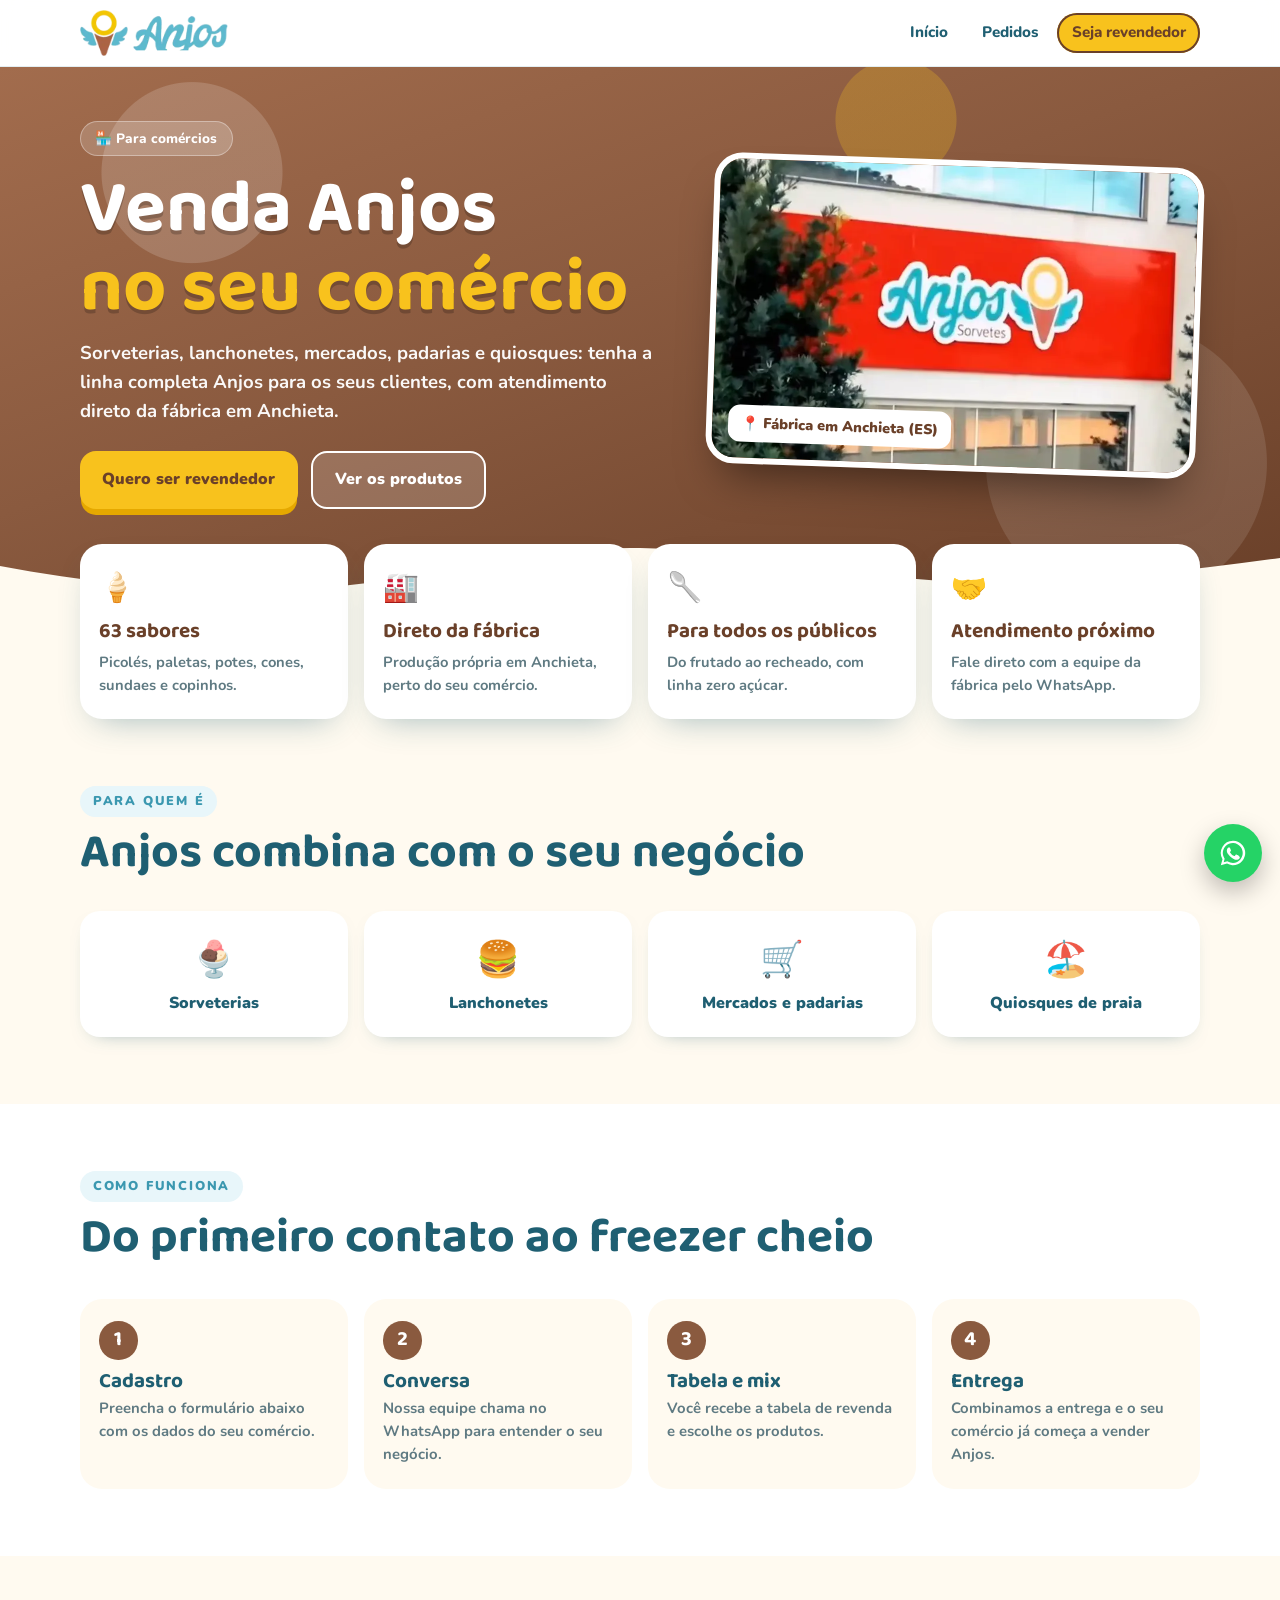
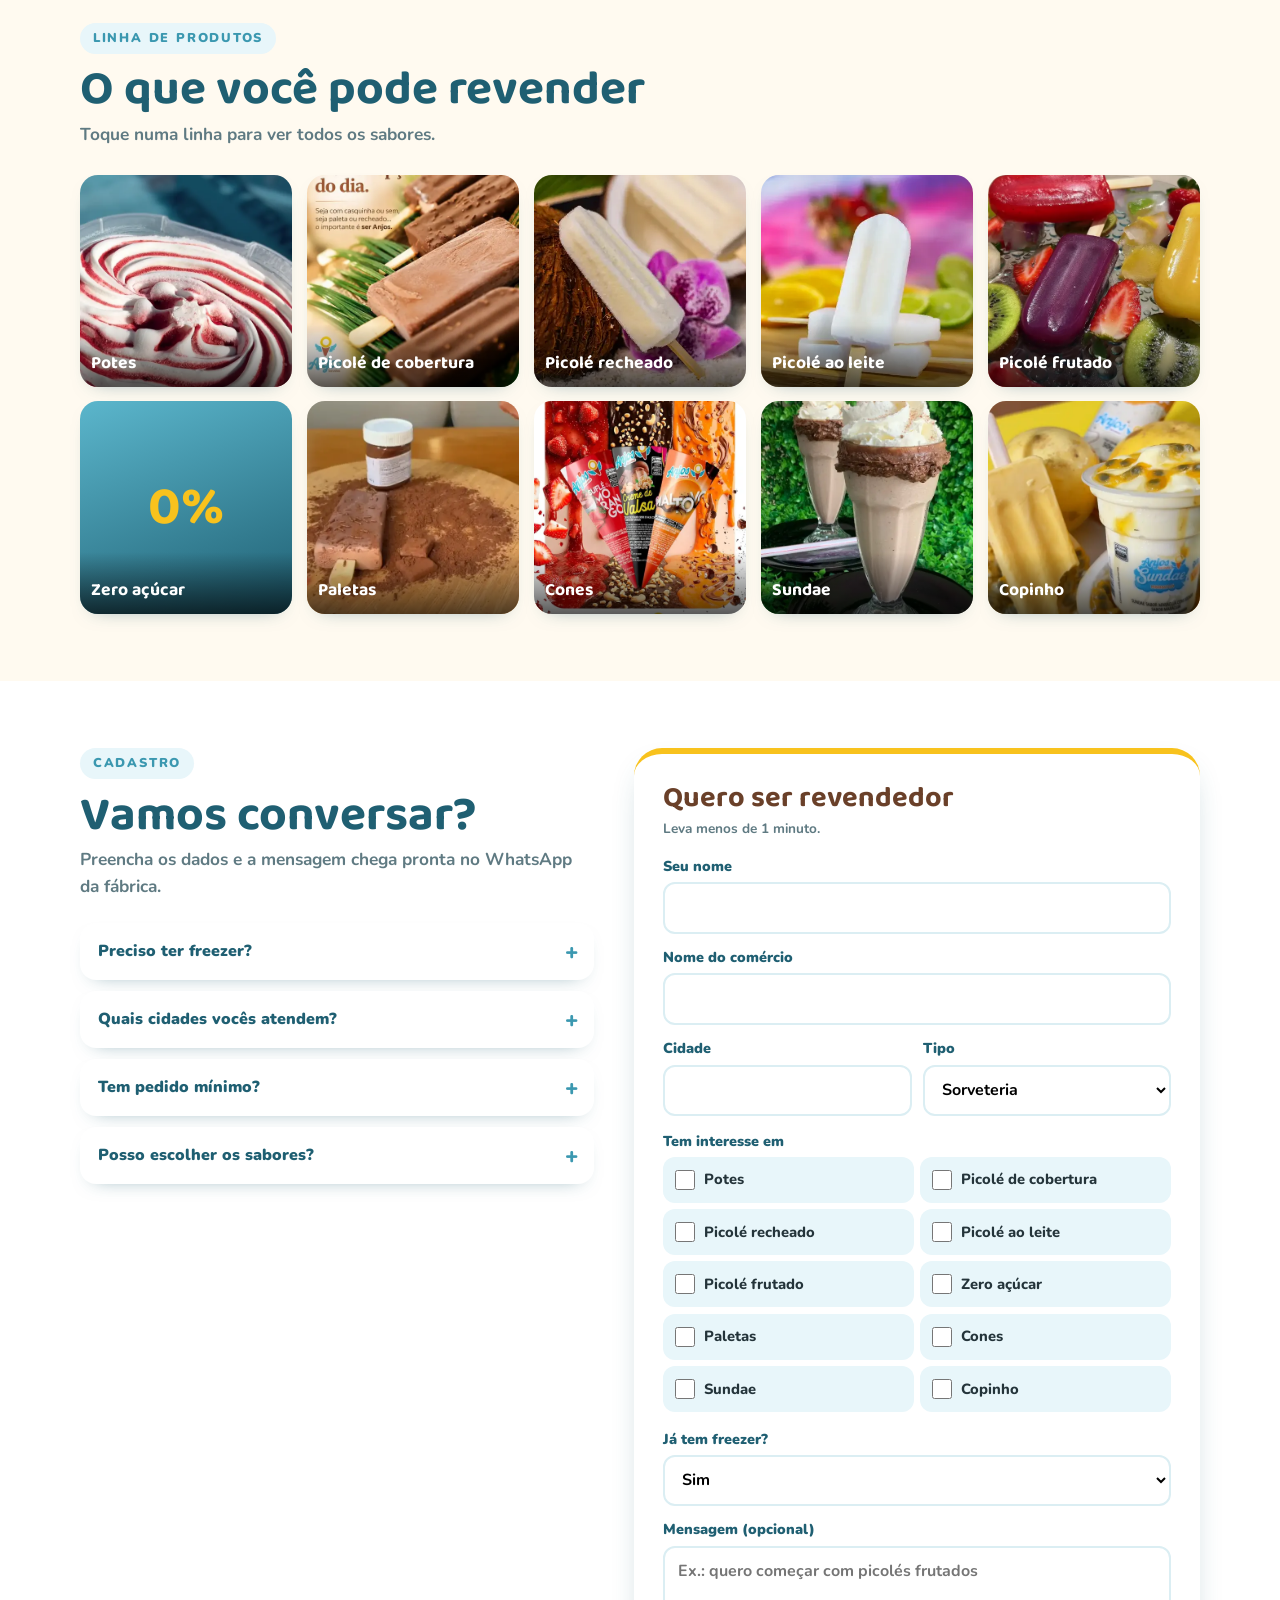
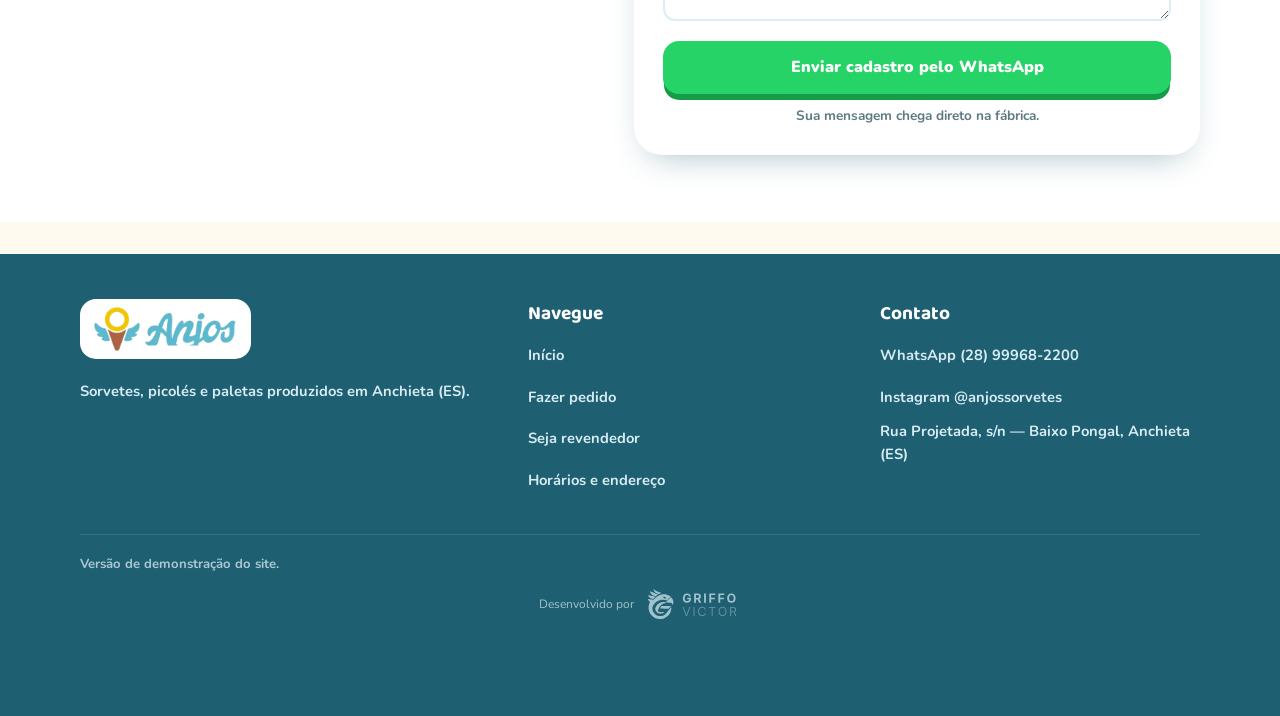
<file: revenda.html>
<!DOCTYPE html>
<html lang="pt-BR">
<head>
<meta charset="UTF-8">
<meta name="viewport" content="width=device-width, initial-scale=1">
<meta name="robots" content="noindex, nofollow">
<title>Seja revendedor — Anjos</title>
<link rel="preconnect" href="https://fonts.googleapis.com">
<link href="https://fonts.googleapis.com/css2?family=Baloo+2:wght@600;700;800&family=Nunito:wght@500;600;700;800;900&display=swap" rel="stylesheet">
<meta name="description" content="Tenha os sorvetes Anjos no seu comércio. Sorveterias, lanchonetes, mercados e quiosques: fale direto com a fábrica.">
<meta property="og:type" content="website">
<meta property="og:locale" content="pt_BR">
<meta property="og:site_name" content="Anjos">
<meta property="og:title" content="Seja revendedor — Anjos">
<meta property="og:description" content="Tenha os sorvetes Anjos no seu comércio. Sorveterias, lanchonetes, mercados e quiosques: fale direto com a fábrica.">
<meta property="og:url" content="https://sitesvictor.github.io/anjos-sorvetes-v2/revenda.html">
<meta property="og:image" content="https://sitesvictor.github.io/anjos-sorvetes-v2/img/og.jpg">
<meta property="og:image:width" content="1200">
<meta property="og:image:height" content="630">
<meta name="twitter:card" content="summary_large_image">
<meta name="theme-color" content="#3b98b0">
<link rel="icon" href="img/icone.png">
<link rel="stylesheet" href="estilo.css">
<style>
  .hero.marrom .tag{background:rgba(255,255,255,.15);color:var(--amarelo)}
  .hfoto{position:relative;border-radius:28px;overflow:hidden;border:6px solid #fff;box-shadow:0 26px 44px -18px rgba(0,0,0,.5);transform:rotate(2deg)}
  .hfoto img{width:100%;aspect-ratio:16/10;object-fit:cover;display:block}
  .hfoto span{position:absolute;left:1rem;bottom:1rem;background:#fff;color:var(--marrom2);font-weight:900;padding:.45rem .8rem;border-radius:12px;font-size:.9rem}
  @media (max-width:860px){.hfoto{order:-1}}
  .linhas-r{display:grid;grid-template-columns:repeat(5,1fr);gap:.9rem;margin-top:1.6rem}
  .linhas-r a{position:relative;border-radius:18px;overflow:hidden;aspect-ratio:1;display:block;text-decoration:none;box-shadow:0 8px 20px -14px rgba(31,95,114,.6)}
  .linhas-r a>img,.linhas-r a>.sem-foto{width:100%;height:100%;object-fit:cover;transition:transform .4s}
  .linhas-r a:hover>img{transform:scale(1.06)}
  .linhas-r a>b{position:absolute;left:0;right:0;bottom:0;padding:1.6rem .7rem .6rem;background:linear-gradient(transparent,rgba(0,0,0,.65));color:#fff;font-family:"Baloo 2";font-size:1.1rem}
  .linhas-r a>.sem-foto span{display:none}
  @media (max-width:860px){.linhas-r{grid-template-columns:repeat(2,1fr)}}
  .vant{display:grid;grid-template-columns:repeat(4,1fr);gap:1rem;margin-top:-3.2rem;position:relative;z-index:2}
  .vant div{background:#fff;border-radius:var(--raio);padding:1.4rem 1.2rem;box-shadow:var(--sombra)}
  .vant span{font-size:1.8rem}
  .vant b{display:block;font-family:"Baloo 2";font-size:1.3rem;color:var(--marrom2);margin:.3rem 0 .2rem}
  .vant p{color:var(--suave);font-weight:700;font-size:.92rem}
  @media (max-width:900px){.vant{grid-template-columns:repeat(2,1fr)}}
  @media (max-width:520px){.vant{grid-template-columns:1fr}}

  .quem{display:grid;grid-template-columns:repeat(4,1fr);gap:1rem;margin-top:2rem}
  .quem div{background:#fff;border-radius:20px;padding:1.3rem;text-align:center;font-weight:900;color:var(--azulEsc);box-shadow:0 8px 20px -14px rgba(31,95,114,.6)}
  .quem div span{display:block;font-size:2.2rem;margin-bottom:.3rem}
  @media (max-width:760px){.quem{grid-template-columns:repeat(2,1fr)}}

  .etapas{display:grid;grid-template-columns:repeat(4,1fr);gap:1rem;margin-top:2.2rem;position:relative}
  .etapas div{background:var(--creme);border-radius:var(--raio);padding:1.4rem 1.2rem;position:relative}
  .etapas div b{display:grid;place-items:center;width:2.4rem;height:2.4rem;border-radius:50%;background:var(--marrom);color:#fff;font-family:"Baloo 2";font-size:1.3rem;margin-bottom:.7rem}
  .etapas h3{font-size:1.3rem;color:var(--azulEsc);margin-bottom:.3rem}
  .etapas p{color:var(--suave);font-weight:700;font-size:.93rem}
  @media (max-width:860px){.etapas{grid-template-columns:1fr 1fr}}
  @media (max-width:520px){.etapas{grid-template-columns:1fr}}

  .chips{display:flex;flex-wrap:wrap;gap:.5rem;margin-top:1.4rem}
  .chips a{display:flex;align-items:center;gap:.4rem;text-decoration:none;background:#fff;border:2px solid #dbeef3;border-radius:999px;padding:.35rem .9rem .35rem .4rem;font-weight:800;color:var(--azulEsc)}
  .chips a svg{width:28px;height:28px}

  .cadastro{display:grid;grid-template-columns:1fr 1.1fr;gap:2.5rem;align-items:start}
  .form-rev{background:#fff;border-radius:28px;padding:1.8rem;box-shadow:var(--sombra);border-top:6px solid var(--amarelo)}
  .form-rev h3{font-size:1.8rem;color:var(--marrom2);margin-bottom:.3rem}
  .form-rev .btn{width:100%;margin-top:.4rem}
  .checks{display:grid;grid-template-columns:1fr 1fr;gap:.4rem;margin:.2rem 0 1rem}
  .checks label{display:flex;gap:.55rem;align-items:center;font-weight:800;font-size:.92rem;background:var(--ceu);border-radius:12px;padding:.65rem .75rem;cursor:pointer;min-height:46px}
  .checks label:has(input:checked){background:#d6eef5;box-shadow:inset 0 0 0 2px var(--azul2)}
  .checks input{accent-color:var(--azul2);width:1.25rem;height:1.25rem;flex:none}
  @media (max-width:420px){.checks{grid-template-columns:1fr}}
  .faq{display:grid;gap:.7rem;margin-top:1.4rem}
  .faq details{background:#fff;border-radius:16px;box-shadow:0 8px 20px -14px rgba(31,95,114,.6)}
  .faq summary{cursor:pointer;list-style:none;padding:1rem 2.8rem 1rem 1.1rem;font-weight:900;color:var(--azulEsc);position:relative}
  .faq summary::-webkit-details-marker{display:none}
  .faq summary::after{content:"+";position:absolute;right:1rem;top:50%;transform:translateY(-50%);font-size:1.4rem;color:var(--azul2);transition:transform .2s}
  .faq details[open] summary::after{transform:translateY(-50%) rotate(45deg)}
  .faq p{padding:0 1.1rem 1rem;color:var(--suave);font-weight:700}
  @media (max-width:900px){.cadastro{grid-template-columns:1fr}}
</style>
</head>
<body>

<section class="hero marrom">
  <div class="wrap">
    <div>
      <span class="selo">🏪 Para comércios</span>
      <h1>Venda Anjos<br><em>no seu comércio</em></h1>
      <p class="lead">Sorveterias, lanchonetes, mercados, padarias e quiosques: tenha a linha completa Anjos para os seus clientes, com atendimento direto da fábrica em Anchieta.</p>
      <div class="ctas">
        <a class="btn am" href="#cadastro">Quero ser revendedor</a>
        <a class="btn cont" href="pedidos.html">Ver os produtos</a>
      </div>
    </div>
    <div class="hfoto"><img src="img/md-fachada.webp" alt="Fábrica e Empório Anjos"><span>📍 Fábrica em Anchieta (ES)</span></div>
  </div>
  <svg class="onda" viewBox="0 0 1440 60" preserveAspectRatio="none"><path fill="currentColor" d="M0 30c120 20 240 30 360 22S600 10 720 12s240 30 360 34 240-10 360-24v38H0z"/></svg>
</section>

<div class="wrap">
  <div class="vant">
    <div class="rv"><span>🍦</span><b id="vSab">60+ sabores</b><p>Picolés, paletas, potes, cones, sundaes e copinhos.</p></div>
    <div class="rv"><span>🏭</span><b>Direto da fábrica</b><p>Produção própria em Anchieta, perto do seu comércio.</p></div>
    <div class="rv"><span>🥄</span><b>Para todos os públicos</b><p>Do frutado ao recheado, com linha zero açúcar.</p></div>
    <div class="rv"><span>🤝</span><b>Atendimento próximo</b><p>Fale direto com a equipe da fábrica pelo WhatsApp.</p></div>
  </div>
</div>

<section class="bl">
  <div class="wrap">
    <span class="tag">Para quem é</span>
    <h2 class="tt">Anjos combina com o seu negócio</h2>
    <div class="quem">
      <div class="rv"><span>🍨</span>Sorveterias</div>
      <div class="rv"><span>🍔</span>Lanchonetes</div>
      <div class="rv"><span>🛒</span>Mercados e padarias</div>
      <div class="rv"><span>🏖️</span>Quiosques de praia</div>
    </div>
  </div>
</section>

<section class="bl claro">
  <div class="wrap">
    <span class="tag">Como funciona</span>
    <h2 class="tt">Do primeiro contato ao freezer cheio</h2>
    <div class="etapas">
      <div class="rv"><b>1</b><h3>Cadastro</h3><p>Preencha o formulário abaixo com os dados do seu comércio.</p></div>
      <div class="rv"><b>2</b><h3>Conversa</h3><p>Nossa equipe chama no WhatsApp para entender o seu negócio.</p></div>
      <div class="rv"><b>3</b><h3>Tabela e mix</h3><p>Você recebe a tabela de revenda e escolhe os produtos.</p></div>
      <div class="rv"><b>4</b><h3>Entrega</h3><p>Combinamos a entrega e o seu comércio já começa a vender Anjos.</p></div>
    </div>
  </div>
</section>

<section class="bl">
  <div class="wrap">
    <span class="tag">Linha de produtos</span>
    <h2 class="tt">O que você pode revender</h2>
    <p class="sub">Toque numa linha para ver todos os sabores.</p>
    <div class="linhas-r" id="chips"></div>
  </div>
</section>

<section class="bl claro" id="cadastro">
  <div class="wrap cadastro">
    <div>
      <span class="tag">Cadastro</span>
      <h2 class="tt">Vamos conversar?</h2>
      <p class="sub">Preencha os dados e a mensagem chega pronta no WhatsApp da fábrica.</p>
      <div class="faq">
        <details><summary>Preciso ter freezer?</summary><p>Para manter os sorvetes na temperatura certa, sim. Conte no formulário se já tem um, e a equipe orienta sobre o melhor caminho para o seu caso.</p></details>
        <details><summary>Quais cidades vocês atendem?</summary><p>A fábrica fica em Anchieta (ES). Informe a sua cidade no cadastro para confirmarmos a entrega.</p></details>
        <details><summary>Tem pedido mínimo?</summary><p>As condições de revenda, como pedido mínimo e tabela de preços, são passadas pela equipe no primeiro contato.</p></details>
        <details><summary>Posso escolher os sabores?</summary><p>Sim. Você monta o seu mix com as linhas e sabores que fazem mais sentido para os seus clientes.</p></details>
      </div>
    </div>
    <form class="form-rev" id="formRev">
      <h3>Quero ser revendedor</h3>
      <p class="obs" style="text-align:left;margin:0 0 1rem">Leva menos de 1 minuto.</p>
      <label class="campo"><span>Seu nome</span><input id="rNome" required autocomplete="name"></label>
      <label class="campo"><span>Nome do comércio</span><input id="rLoja" required></label>
      <div class="duas">
        <label class="campo"><span>Cidade</span><input id="rCidade" required></label>
        <label class="campo"><span>Tipo</span>
          <select id="rTipo"><option>Sorveteria</option><option>Lanchonete</option><option>Mercado / Padaria</option><option>Quiosque / Praia</option><option>Outro</option></select>
        </label>
      </div>
      <span style="font-weight:900;font-size:.9rem;color:var(--azulEsc)">Tem interesse em</span>
      <div class="checks" id="checks"></div>
      <label class="campo"><span>Já tem freezer?</span>
        <select id="rFreezer"><option>Sim</option><option>Não</option><option>Ainda não sei</option></select>
      </label>
      <label class="campo"><span>Mensagem (opcional)</span><textarea id="rMsg" rows="2" placeholder="Ex.: quero começar com picolés frutados"></textarea></label>
      <button class="btn zap" type="submit">Enviar cadastro pelo WhatsApp</button>
      <p class="obs">Sua mensagem chega direto na fábrica.</p>
    </form>
  </div>
</section>

<script src="comum.js"></script>
<script>
  $("#vSab").textContent = SABORES_UNICOS + " sabores";
  const COR_LINHA = { potes:"#f28aa8", cobertura:"#f8c21d", recheados:"#9bd47a", leite:"#f7d54a", frutados:"#8d5bb5", zero:"#8a5a3f", paletas:"#f28aa8", cones:"#8a5a3f", sundae:"#ef6b7c", copinho:"#5bb6cc" };
  $("#chips").innerHTML = CATS.map(c => `<a href="pedidos.html?cat=${c.id}">${fotoCat(c)}<b>${c.nome}</b></a>`).join("");
  $("#checks").innerHTML = CATS.map(c => `<label><input type="checkbox" value="${c.nome}">${c.nome}</label>`).join("");
  montarLayout("revenda");
  $("#formRev").addEventListener("submit", e => {
    e.preventDefault();
    const linhas = [...document.querySelectorAll("#checks input:checked")].map(i => i.value);
    let t = `Olá, Anjos! 🏪 Quero ser revendedor.\n\n*Nome:* ${$("#rNome").value.trim()}\n*Comércio:* ${$("#rLoja").value.trim()} (${$("#rTipo").value})\n*Cidade:* ${$("#rCidade").value.trim()}\n*Tem freezer:* ${$("#rFreezer").value}`;
    if (linhas.length) t += `\n*Interesse em:* ${linhas.join(", ")}`;
    if ($("#rMsg").value.trim()) t += `\n*Mensagem:* ${$("#rMsg").value.trim()}`;
    window.open(zap(t), "_blank");
  });
</script>
</body>
</html>
</file>
<file: estilo.css>
:root{
  --azul:#5bb6cc; --azul2:#3b98b0; --azulEsc:#1f5f72; --ceu:#e8f6fa; --amarelo:#f8c21d; --amarelo2:#e5a800;
  --marrom:#8a5a3f; --marrom2:#6a4029; --creme:#fffaf0; --texto:#24343a; --suave:#5f7a82;
  --sombra:0 14px 34px -16px rgba(31,95,114,.45); --raio:22px;
}
*{box-sizing:border-box;margin:0;padding:0}
[hidden]{display:none!important}
html{scroll-behavior:smooth;scroll-padding-top:74px}
body{font-family:Nunito,system-ui,sans-serif;color:var(--texto);background:var(--creme);line-height:1.55;-webkit-font-smoothing:antialiased}
h1,h2,h3,.logo{font-family:"Baloo 2",Nunito,sans-serif;line-height:1.05}
a{color:inherit}
img,svg{max-width:100%}
.wrap{max-width:1160px;margin:0 auto;padding:0 1.25rem}
button{font:inherit;cursor:pointer;border:0;background:none;color:inherit}

/* ---------- topo ---------- */
.topo{position:sticky;top:0;z-index:30;background:rgba(255,255,255,.94);backdrop-filter:blur(10px);border-bottom:1px solid #e3eef2}
.topo .wrap{display:flex;align-items:center;gap:1rem;height:66px}
.logo{display:flex;align-items:center;gap:.5rem;font-size:1.65rem;font-weight:800;color:var(--azul2);text-decoration:none}
.logo small{display:block;font-family:Nunito;font-size:.62rem;font-weight:900;letter-spacing:.22em;color:var(--marrom);margin-top:-.25rem}
.logo svg{width:40px;height:40px;flex:none}
.logo img{height:46px;width:auto;display:block}
.logo-rod{display:inline-block;background:#fff;border-radius:16px;padding:.5rem .9rem}
.logo-rod img{height:44px;width:auto;display:block}
.sem-foto.zero{background:linear-gradient(160deg,#5bb6cc,#1f5f72);color:#fff;gap:0;display:flex!important;flex-direction:column;align-items:center;justify-content:center}
.sem-foto.zero b{font-family:"Baloo 2";font-size:3.4rem;line-height:1;color:var(--amarelo)}
.sem-foto.zero span{font-family:Nunito;font-weight:900;font-size:1rem;letter-spacing:.12em;text-transform:uppercase}
.sem-foto{display:grid;place-items:center;align-content:center;gap:.4rem;background:linear-gradient(160deg,#e8f6fa,#cbeaf2);color:var(--azulEsc);font-family:"Baloo 2";font-weight:800;font-size:1.3rem;text-align:center}
.sem-foto img{width:64px!important;height:64px!important;object-fit:contain!important}
.menu{margin-left:auto;display:flex;gap:.3rem;align-items:center}
.menu a{text-decoration:none;font-weight:800;font-size:.95rem;padding:.5rem .9rem;border-radius:999px;color:var(--azulEsc);white-space:nowrap}
.menu a:hover{background:var(--ceu)}
.menu a.on{background:var(--ceu);color:var(--azul2)}
.menu a.rev{background:var(--amarelo);color:var(--marrom2)}
.menu a.rev.on{box-shadow:inset 0 0 0 2px var(--marrom2)}
@media (max-width:640px){
  .logo img{height:38px}
  .menu a{padding:.45rem .65rem;font-size:.86rem}
  .menu a.so-pc{display:none}
}

/* ---------- botões ---------- */
.btn{display:inline-flex;align-items:center;justify-content:center;gap:.5rem;font-weight:900;text-decoration:none;padding:.9rem 1.4rem;border-radius:16px;font-size:1rem;transition:transform .15s}
.btn:hover{transform:translateY(-2px)}
.btn.am{background:var(--amarelo);color:var(--marrom2);box-shadow:0 7px 0 -1px var(--amarelo2)}
.btn.az{background:var(--azul2);color:#fff;box-shadow:0 7px 0 -1px var(--azulEsc)}
.btn.br{background:#fff;color:var(--azul2);border:2px solid #dbeef3}
.btn.zap{background:#25d366;color:#fff;box-shadow:0 7px 0 -1px #149c47}
.btn.cont{background:rgba(255,255,255,.16);border:2px solid #fff;color:#fff}
.btn.cont:hover{background:#fff;color:var(--azul2)}
.btn.mr{background:var(--marrom);color:#fff;box-shadow:0 7px 0 -1px var(--marrom2)}

/* ---------- hero ---------- */
.hero{background:linear-gradient(180deg,var(--azul) 0%,var(--azul2) 100%);color:#fff;position:relative;overflow:hidden}
.hero.marrom{background:linear-gradient(160deg,#a26c4d 0%,var(--marrom) 45%,var(--marrom2) 100%)}
.hero::before{content:"";position:absolute;inset:0;background:radial-gradient(circle at 15% 20%,rgba(255,255,255,.16) 0 90px,transparent 91px),radial-gradient(circle at 88% 75%,rgba(255,255,255,.11) 0 140px,transparent 141px),radial-gradient(circle at 70% 10%,rgba(248,194,29,.25) 0 60px,transparent 61px)}
.hero .wrap{position:relative;display:grid;grid-template-columns:1.1fr .9fr;gap:2rem;align-items:center;padding-top:3.4rem;padding-bottom:5.4rem}
.hero.curto .wrap{grid-template-columns:1fr;padding-top:2.6rem;padding-bottom:4.4rem}
.selo{display:inline-flex;gap:.45rem;align-items:center;background:rgba(255,255,255,.18);border:1px solid rgba(255,255,255,.35);padding:.35rem .9rem;border-radius:999px;font-weight:800;font-size:.85rem}
.hero h1{font-size:clamp(2.6rem,6.3vw,4.7rem);margin:.9rem 0 .7rem;text-shadow:0 4px 0 rgba(31,95,114,.3)}
.hero.marrom h1{text-shadow:0 4px 0 rgba(0,0,0,.2)}
.hero.curto h1{font-size:clamp(2.3rem,5vw,3.6rem)}
.hero h1 em{font-style:normal;color:var(--amarelo)}
.hero p.lead{font-size:1.16rem;font-weight:700;max-width:36rem;opacity:.96}
.ctas{display:flex;flex-wrap:wrap;gap:.8rem;margin-top:1.6rem}
.hero-arte{position:relative;height:380px}
.hero-arte svg{position:absolute;filter:drop-shadow(0 18px 22px rgba(0,0,0,.22))}
.onda{position:absolute;left:0;right:0;bottom:-1px;height:60px;color:var(--creme);width:100%}
.status{display:inline-flex;align-items:center;gap:.5rem;margin-top:1.3rem;font-weight:800;background:rgba(0,0,0,.16);padding:.45rem .9rem;border-radius:12px;font-size:.92rem}
.status i{width:10px;height:10px;border-radius:50%;background:#8ef0a9;box-shadow:0 0 0 4px rgba(142,240,169,.25)}
.status.fech i{background:#ffb3b3;box-shadow:0 0 0 4px rgba(255,179,179,.25)}
@media (max-width:860px){
  .hero .wrap{grid-template-columns:1fr;padding-bottom:4.5rem}
  .hero-arte{height:380px;order:-1;transform:scale(.6);transform-origin:top center;margin-bottom:-150px;width:100%;max-width:520px;justify-self:center}
}

/* ---------- seções ---------- */
section.bl{padding:4.2rem 0}
section.bl.claro{background:#fff}
.tag{display:inline-block;font-weight:900;font-size:.8rem;letter-spacing:.14em;text-transform:uppercase;color:var(--azul2);background:var(--ceu);padding:.35rem .8rem;border-radius:999px}
h2.tt{font-size:clamp(2rem,4.5vw,3rem);color:var(--azulEsc);margin:.7rem 0 .4rem}
p.sub{color:var(--suave);font-weight:700;font-size:1.08rem;max-width:44rem}
.topo-sec{display:flex;flex-wrap:wrap;justify-content:space-between;align-items:flex-end;gap:1rem}

.numeros{display:grid;grid-template-columns:repeat(4,1fr);gap:1rem;margin-top:-3.2rem;position:relative;z-index:2}
.numeros div{background:#fff;border-radius:var(--raio);padding:1.2rem;text-align:center;box-shadow:var(--sombra)}
.numeros b{display:block;font-family:"Baloo 2";font-size:2.2rem;color:var(--azul2);line-height:1}
.numeros span{font-weight:800;color:var(--suave);font-size:.9rem}
@media (max-width:820px){.numeros{grid-template-columns:repeat(2,1fr)}}

.card{background:#fff;border-radius:var(--raio);padding:1.6rem;box-shadow:var(--sombra)}
.card h3{font-size:1.7rem;color:var(--azulEsc);display:flex;align-items:center;gap:.6rem;margin-bottom:.8rem}

/* horários / mapa */
.hor{list-style:none;display:grid;gap:.45rem}
.hor li{display:flex;justify-content:space-between;gap:1rem;padding:.55rem .8rem;border-radius:10px;background:var(--ceu);font-weight:800}
.hor li.hoje{background:var(--amarelo);color:var(--marrom2)}
.hor li span:last-child{white-space:nowrap}
.sub-h{font-weight:900;color:var(--marrom);margin:1.1rem 0 .5rem;font-size:.85rem;letter-spacing:.1em;text-transform:uppercase}
.mapa{border-radius:18px;overflow:hidden;height:280px;background:var(--ceu)}
.mapa iframe{width:100%;height:100%;border:0}
.info{display:grid;grid-template-columns:1fr 1fr;gap:1.4rem;margin-top:2rem}
@media (max-width:860px){.info{grid-template-columns:1fr}}

/* formulários */
.campo{display:grid;gap:.3rem;margin-bottom:.8rem}
.campo span{font-weight:900;font-size:.9rem;color:var(--azulEsc)}
.campo input,.campo textarea,.campo select{font:inherit;font-weight:700;border:2px solid #dbeef3;border-radius:12px;padding:.7rem .8rem;outline:0;background:#fff;width:100%}
.campo input:focus,.campo textarea:focus,.campo select:focus{border-color:var(--azul)}
.duas{display:grid;grid-template-columns:1fr 1fr;gap:.7rem}
.obs{font-size:.85rem;color:var(--suave);font-weight:700;text-align:center;margin-top:.7rem}

/* rodapé */
footer{background:var(--azulEsc);color:#d7ecf2;padding:2.8rem 0 6rem;margin-top:2rem}
footer .cols{display:grid;grid-template-columns:1.3fr 1fr 1fr;gap:2rem}
footer .logo{color:#fff}
footer .logo small{color:var(--amarelo)}
footer h4{font-family:"Baloo 2";font-size:1.2rem;color:#fff;margin-bottom:.5rem}
footer p,footer li{font-weight:700;font-size:.92rem}
footer ul{list-style:none;display:grid;gap:.1rem}
footer ul a{display:inline-block;padding:.45rem 0;min-height:40px}
footer a{text-decoration:none}
footer a:hover{text-decoration:underline}
footer .demo{margin-top:2rem;padding-top:1.2rem;border-top:1px solid rgba(255,255,255,.15);font-size:.82rem;opacity:.75}
@media (max-width:760px){footer .cols{grid-template-columns:1fr}}

.zapfix{position:fixed;right:18px;bottom:18px;z-index:35;width:58px;height:58px;border-radius:50%;background:#25d366;display:grid;place-items:center;box-shadow:0 10px 24px rgba(0,0,0,.25);transition:bottom .3s}
.zapfix svg{width:30px;height:30px;fill:#fff}
body.com-lista .zapfix{bottom:96px}
.toast{position:fixed;left:50%;top:80px;transform:translate(-50%,-20px);opacity:0;background:var(--azulEsc);color:#fff;font-weight:800;padding:.7rem 1.2rem;border-radius:12px;z-index:60;transition:.25s;pointer-events:none}
.toast.on{opacity:1;transform:translate(-50%,0)}

/* revelar */
.rv{opacity:0;transform:translateY(22px);transition:opacity .6s ease,transform .6s ease}
.rv.vis{opacity:1;transform:none}
@media (prefers-reduced-motion:reduce){.rv{opacity:1;transform:none;transition:none}html{scroll-behavior:auto}}

/* crédito do desenvolvedor (discreto) */
.credito-dev{display:flex;justify-content:center;padding:14px 0 0;--griffo-tinta:#d7ecf2;--griffo-destaque:#d7ecf2}
.credito-dev a{display:inline-flex;align-items:center;gap:12px;font-size:12px;color:inherit;text-decoration:none;opacity:.7;transition:opacity .2s ease}
.credito-dev a:hover,.credito-dev a:focus-visible{opacity:1;text-decoration:none}
.credito-dev svg{display:block;height:32px;width:auto;flex:none}
@media (max-width:480px){.credito-dev svg{height:28px}}
</file>
